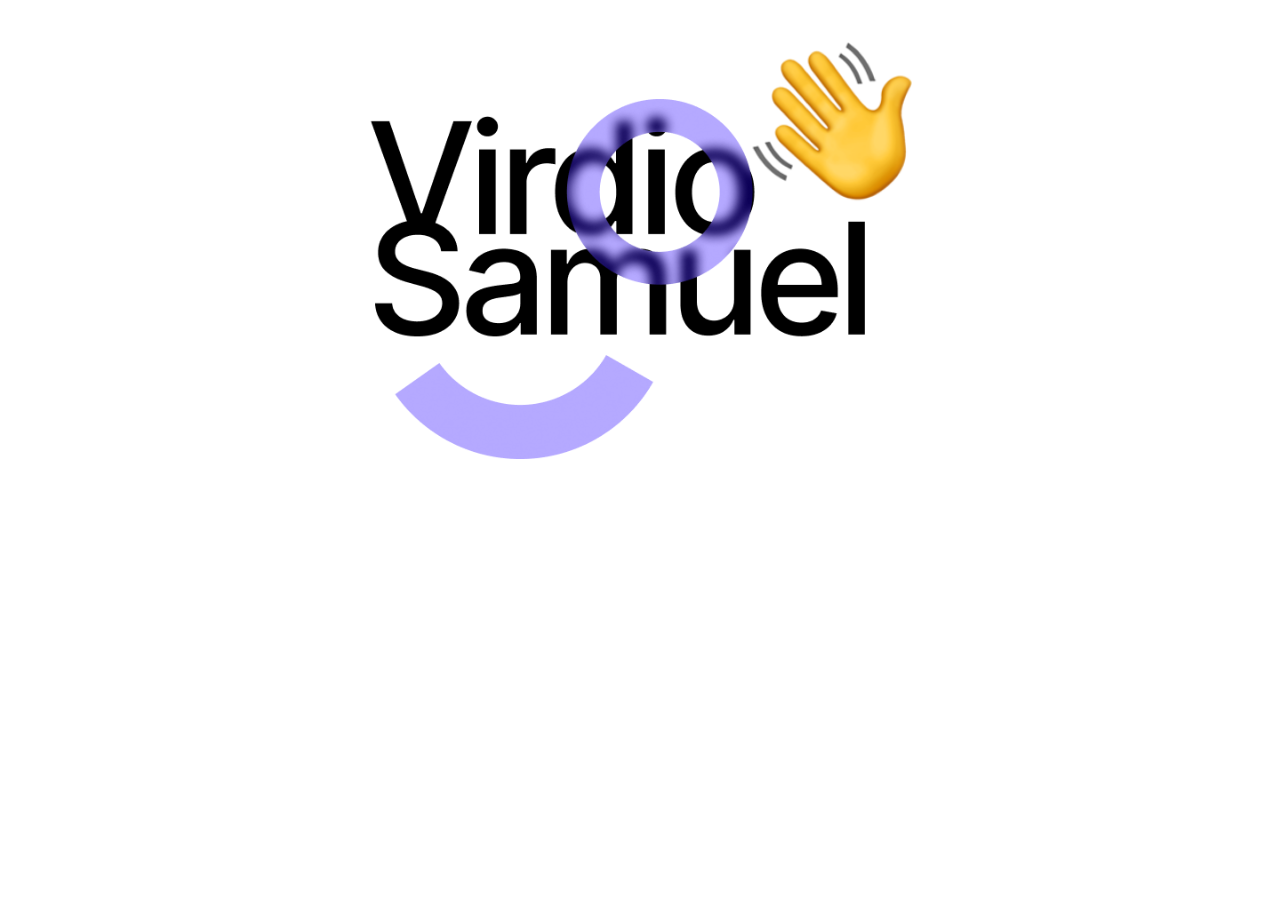
<file: index.html>
<!DOCTYPE html>
<html>
<head>
	<meta charset="utf-8">
	<meta name="viewport" content="width=device-width, initial-scale=1">
	<meta name="theme-color" content="#1e3a8a">
	<link rel="manifest" href="./manifest.webmanifest">
	<link rel="icon" type="image/svg+xml" href="./icon.svg">
	<link rel="apple-touch-icon" href="./bg.png">
	<meta name="apple-mobile-web-app-capable" content="yes">
	<meta name="apple-mobile-web-app-status-bar-style" content="black-translucent">
	<meta name="apple-mobile-web-app-title" content="/diosamuel">
	<title>/diosamuel</title>
	<style type="text/css">
		body{
			background: url('./bg.png');
  			/* Full height */
  			height: 100%;
  			/* Center and scale the image nicely */
  			background-position: center;
  			background-repeat: no-repeat;
  			background-size: cover;
		}
		#a2hs {
			position: fixed;
			bottom: 16px;
			right: 16px;
			z-index: 9999;
			padding: 10px 16px;
			border: none;
			border-radius: 999px;
			background: #1e3a8a;
			color: #fff;
			font: 600 14px/1 ui-monospace, Menlo, Consolas, monospace;
			cursor: pointer;
			box-shadow: 0 4px 14px rgba(0,0,0,.35);
		}
		#a2hs:hover { background: #0ea5e9; }
	</style>
</head>
<body>
	<button id="a2hs" hidden>+ Add to Home Screen</button>
</body>
</html>
</file>
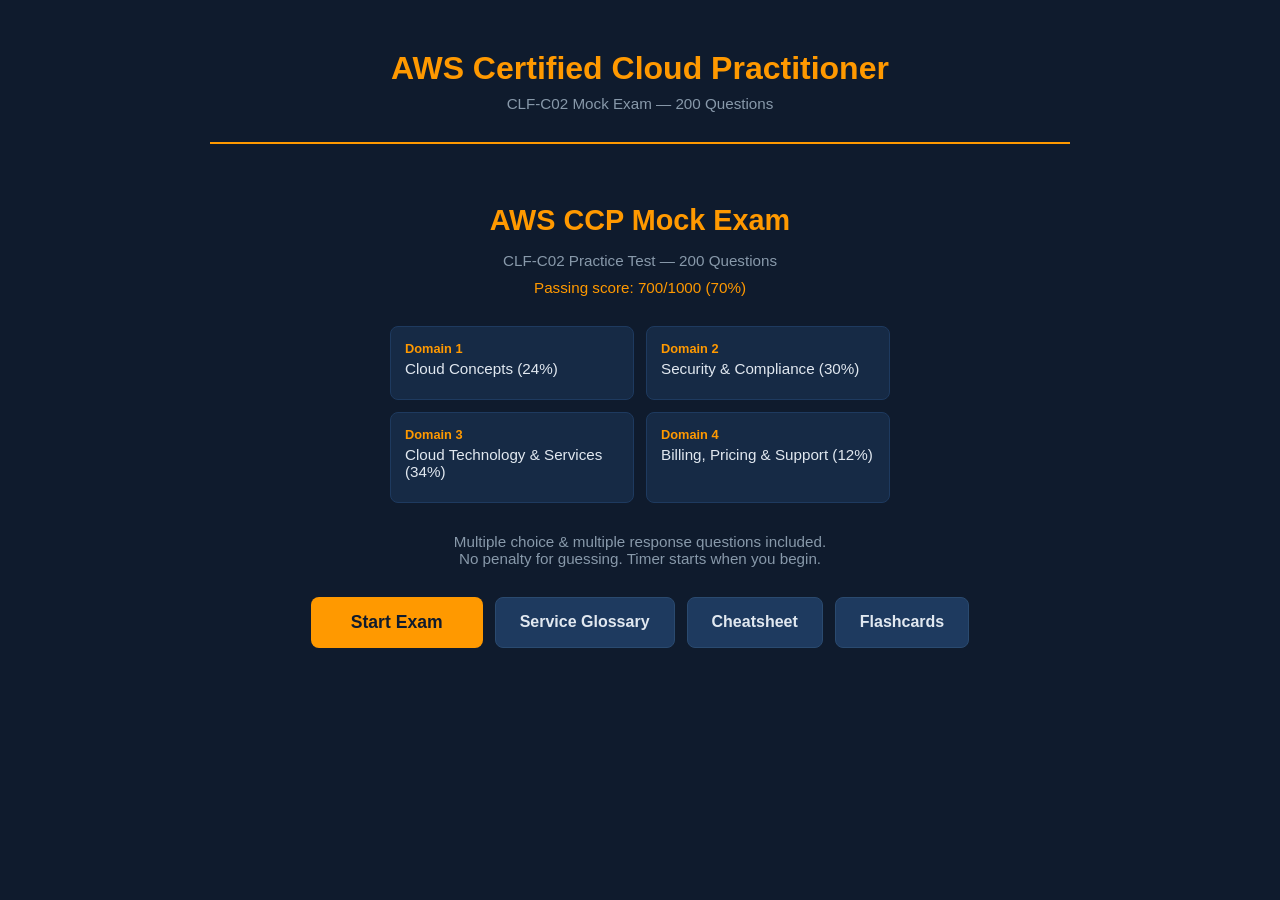
<file: aws-ccp-mockup/index.html>
<!DOCTYPE html>
<html lang="en">
<head>
<meta charset="UTF-8">
<meta name="viewport" content="width=device-width, initial-scale=1.0">
<title>AWS CCP Mock Exam - CLF-C02</title>
<style>
*{margin:0;padding:0;box-sizing:border-box}
body{font-family:-apple-system,BlinkMacSystemFont,'Segoe UI',Roboto,sans-serif;background:#0f1b2d;color:#e1e8f0;min-height:100vh}
.container{max-width:900px;margin:0 auto;padding:20px}
header{text-align:center;padding:30px 0;border-bottom:2px solid #ff9900}
header h1{color:#ff9900;font-size:2em;margin-bottom:8px}
header p{color:#8899aa;font-size:0.95em}
.stats-bar{display:flex;justify-content:space-between;align-items:center;padding:15px 0;margin:20px 0;border-bottom:1px solid #1e3a5f;flex-wrap:wrap;gap:10px}
.stats-bar .stat{font-size:0.9em;color:#8899aa}
.stats-bar .stat span{color:#ff9900;font-weight:700}
.progress-bar{width:100%;height:6px;background:#1e3a5f;border-radius:3px;margin:15px 0;overflow:hidden}
.progress-bar .fill{height:100%;background:linear-gradient(90deg,#ff9900,#ffb84d);border-radius:3px;transition:width 0.4s ease}
.domain-badge{display:inline-block;padding:3px 10px;border-radius:12px;font-size:0.75em;font-weight:600;margin-bottom:12px}
.domain-1{background:#1a3a2a;color:#4caf50}
.domain-2{background:#3a1a1a;color:#f44336}
.domain-3{background:#1a2a3a;color:#2196f3}
.domain-4{background:#3a2a1a;color:#ff9800}
.question-card{background:#162a45;border:1px solid #1e3a5f;border-radius:12px;padding:28px;margin:20px 0;transition:border-color 0.3s}
.question-card.answered-correct{border-color:#4caf50}
.question-card.answered-wrong{border-color:#f44336}
.question-number{color:#ff9900;font-weight:700;font-size:0.85em;margin-bottom:8px}
.question-text{font-size:1.05em;line-height:1.6;margin-bottom:8px;color:#e1e8f0}
.question-type{font-size:0.78em;color:#ff9900;font-weight:600;margin-bottom:15px}
.options{list-style:none;display:flex;flex-direction:column;gap:10px}
.option{display:flex;align-items:flex-start;padding:12px 16px;background:#1a3050;border:2px solid #1e3a5f;border-radius:8px;cursor:pointer;transition:all 0.2s;gap:10px}
.option:hover{border-color:#ff9900;background:#1e3a5f}
.option.selected{border-color:#ff9900;background:#2a3a50}
.option.correct{border-color:#4caf50;background:#1a3a2a}
.option.wrong{border-color:#f44336;background:#3a1a1a}
.option.disabled{pointer-events:none;opacity:0.7}
.option.correct.disabled,.option.wrong.disabled,.option.selected.disabled{opacity:1}
.option-letter{min-width:28px;height:28px;display:flex;align-items:center;justify-content:center;border-radius:50%;background:#1e3a5f;color:#8899aa;font-weight:700;font-size:0.85em;flex-shrink:0}
.option.selected .option-letter{background:#ff9900;color:#0f1b2d}
.option.correct .option-letter{background:#4caf50;color:#fff}
.option.wrong .option-letter{background:#f44336;color:#fff}
.option-text{font-size:0.95em;line-height:1.5;padding-top:3px}
.explanation{margin-top:16px;padding:16px 18px;background:#1a2a3a;border-left:3px solid #ff9900;border-radius:0 8px 8px 0;font-size:0.92em;line-height:1.7;color:#bccdd8;display:none}
.explanation.visible{display:block}
.explanation .label{display:inline-block;padding:2px 8px;border-radius:4px;font-size:0.8em;font-weight:700;margin-right:8px}
.explanation .label.correct-label{background:#1a3a2a;color:#4caf50}
.explanation .label.wrong-label{background:#3a1a1a;color:#f44336}
.btn{padding:12px 28px;border:none;border-radius:8px;font-size:1em;font-weight:600;cursor:pointer;transition:all 0.2s}
.btn-primary{background:#ff9900;color:#0f1b2d}
.btn-primary:hover{background:#ffb84d}
.btn-secondary{background:#1e3a5f;color:#e1e8f0;border:1px solid #2a4a6f}
.btn-secondary:hover{background:#2a4a6f}
.btn:disabled{opacity:0.5;cursor:not-allowed}
.nav-buttons{display:flex;justify-content:space-between;align-items:center;margin:25px 0;flex-wrap:wrap;gap:10px}
.results-screen{text-align:center;padding:40px 20px}
.results-screen h2{color:#ff9900;font-size:2em;margin-bottom:20px}
.score-circle{width:180px;height:180px;border-radius:50%;display:flex;flex-direction:column;align-items:center;justify-content:center;margin:30px auto;border:8px solid;font-size:3em;font-weight:700}
.score-circle.pass{border-color:#4caf50;color:#4caf50}
.score-circle.fail{border-color:#f44336;color:#f44336}
.score-circle small{font-size:0.3em;color:#8899aa;font-weight:400}
.domain-results{display:grid;grid-template-columns:1fr 1fr;gap:15px;margin:30px 0;text-align:left}
.domain-result-card{background:#162a45;padding:18px;border-radius:10px;border:1px solid #1e3a5f}
.domain-result-card h4{font-size:0.85em;color:#8899aa;margin-bottom:8px}
.domain-result-card .score{font-size:1.5em;font-weight:700;color:#ff9900}
.domain-result-card .bar{height:4px;background:#1e3a5f;border-radius:2px;margin-top:8px;overflow:hidden}
.domain-result-card .bar .fill{height:100%;border-radius:2px}
.start-screen{text-align:center;padding:60px 20px}
.start-screen h2{color:#ff9900;font-size:1.8em;margin-bottom:15px}
.start-screen p{color:#8899aa;margin-bottom:8px;font-size:0.95em}
.start-screen .info-grid{display:grid;grid-template-columns:1fr 1fr;gap:12px;margin:30px auto;max-width:500px;text-align:left}
.start-screen .info-item{background:#162a45;padding:14px;border-radius:8px;border:1px solid #1e3a5f}
.start-screen .info-item h4{color:#ff9900;font-size:0.8em;margin-bottom:4px}
.start-screen .info-item p{color:#e1e8f0;font-size:0.95em}
.timer{font-size:1.1em;color:#ff9900;font-weight:600}
.question-nav{display:flex;flex-wrap:wrap;gap:4px;margin:15px 0}
.question-nav button{width:32px;height:32px;border:1px solid #1e3a5f;background:#162a45;color:#8899aa;border-radius:4px;cursor:pointer;font-size:0.75em;font-weight:600;transition:all 0.2s}
.question-nav button:hover{border-color:#ff9900}
.question-nav button.current{background:#ff9900;color:#0f1b2d;border-color:#ff9900}
.question-nav button.answered{background:#1e3a5f;color:#e1e8f0;border-color:#2a4a6f}
.question-nav button.correct-nav{background:#1a3a2a;color:#4caf50;border-color:#4caf50}
.question-nav button.wrong-nav{background:#3a1a1a;color:#f44336;border-color:#f44336}
.hidden{display:none}
*{-webkit-tap-highlight-color:transparent}
/* Tablet and small desktop */
@media(max-width:768px){
  .container{padding:16px}
  .question-card{padding:22px}
  .question-nav{max-height:120px;overflow-y:auto;padding:4px;border:1px solid #1e3a5f;border-radius:8px}
}
/* Mobile phones */
@media(max-width:600px){
  .container{padding:10px}
  header{padding:20px 0}
  header h1{font-size:1.4em}
  header p{font-size:0.85em}
  .question-card{padding:16px;margin:12px 0}
  .domain-results{grid-template-columns:1fr}
  .start-screen{padding:40px 15px}
  .start-screen .info-grid{grid-template-columns:1fr;gap:8px}
  .stats-bar{padding:10px 0;gap:6px}
  .stats-bar .stat{font-size:0.82em}
  .timer{font-size:0.95em}
  .question-text{font-size:1em;line-height:1.55}
  .question-number{font-size:0.8em}
  .question-type{font-size:0.74em}
  .option{padding:14px 12px;gap:10px;min-height:48px}
  .option-text{font-size:0.92em;line-height:1.45}
  .option-letter{min-width:30px;height:30px;font-size:0.8em}
  .explanation{padding:12px 14px;font-size:0.85em;line-height:1.6}
  .btn{padding:11px 22px;font-size:0.95em}
  .btn:disabled{opacity:0.4}
  .nav-buttons{margin:18px 0;gap:8px}
  .nav-buttons .btn{flex:1;min-width:auto;padding:11px 16px}
  .nav-buttons > div{flex:1;justify-content:center}
  /* Question nav: scrollable, bigger touch targets */
  .question-nav{max-height:100px;overflow-y:auto;gap:5px;padding:6px;border:1px solid #1e3a5f;border-radius:8px;scrollbar-width:thin}
  .question-nav button{width:36px;height:36px;font-size:0.7em}
  /* Results */
  .results-screen{padding:30px 15px}
  .results-screen h2{font-size:1.5em}
  .score-circle{width:140px;height:140px;font-size:2.4em;border-width:6px}
  .domain-result-card{padding:14px}
  .domain-result-card h4{font-size:0.8em}
  .domain-result-card .score{font-size:1.3em}
  .start-screen .btn-primary{width:100%;padding:14px}
}
/* Very small phones */
@media(max-width:360px){
  .container{padding:8px}
  header h1{font-size:1.25em}
  .question-card{padding:14px}
  .option{padding:12px 10px}
  .option-text{font-size:0.88em}
  .question-nav button{width:32px;height:32px}
  .stat{font-size:0.78em!important}
  .timer{font-size:0.9em}
  .btn{padding:10px 14px;font-size:0.9em}
}
</style>
</head>
<body>
<div class="container">
<header>
<h1>AWS Certified Cloud Practitioner</h1>
<p>CLF-C02 Mock Exam &mdash; 200 Questions</p>
</header>
<div id="app"></div>
</div>
<script src="questions.js"></script>
<script>
let state={started:false,current:0,answers:{},submitted:false,timer:null,seconds:0,showReview:false};
const app=document.getElementById('app');
const domainNames={1:"Cloud Concepts",2:"Security & Compliance",3:"Cloud Technology & Services",4:"Billing, Pricing & Support"};
const domainClasses={1:"domain-1",2:"domain-2",3:"domain-3",4:"domain-4"};
const letters=['A','B','C','D','E','F'];

function renderStart(){
app.innerHTML=`
<div class="start-screen">
<h2>AWS CCP Mock Exam</h2>
<p>CLF-C02 Practice Test &mdash; 200 Questions</p>
<p style="color:#ff9900;margin-top:10px">Passing score: 700/1000 (70%)</p>
<div class="info-grid">
<div class="info-item"><h4>Domain 1</h4><p>Cloud Concepts (24%)</p></div>
<div class="info-item"><h4>Domain 2</h4><p>Security & Compliance (30%)</p></div>
<div class="info-item"><h4>Domain 3</h4><p>Cloud Technology & Services (34%)</p></div>
<div class="info-item"><h4>Domain 4</h4><p>Billing, Pricing & Support (12%)</p></div>
</div>
<p style="margin-top:20px;color:#8899aa">Multiple choice &amp; multiple response questions included.<br>No penalty for guessing. Timer starts when you begin.</p>
<div style="display:flex;gap:12px;justify-content:center;margin-top:30px;flex-wrap:wrap">
<button class="btn btn-primary" onclick="startExam()" style="font-size:1.1em;padding:15px 40px">Start Exam</button>
<a href="glossary.html" class="btn btn-secondary" style="text-decoration:none;font-size:1em;padding:15px 24px;display:inline-block">Service Glossary</a>
<a href="cheatsheet.html" class="btn btn-secondary" style="text-decoration:none;font-size:1em;padding:15px 24px;display:inline-block">Cheatsheet</a>
<a href="flashcards.html" class="btn btn-secondary" style="text-decoration:none;font-size:1em;padding:15px 24px;display:inline-block">Flashcards</a>
</div>
</div>`;
}

function startExam(){
state.started=true;state.seconds=0;
state.timer=setInterval(()=>{state.seconds++;updateTimer()},1000);
renderQuestion();
}

function updateTimer(){
const el=document.getElementById('timer');
if(el){const m=Math.floor(state.seconds/60);const s=state.seconds%60;el.textContent=`${String(m).padStart(2,'0')}:${String(s).padStart(2,'0')}`}
}

function isMulti(q){return q.type==='multiple'}

function renderQuestion(){
const q=QUESTIONS[state.current];
const answered=state.answers[state.current]!==undefined;
const multi=isMulti(q);
const userAns=state.answers[state.current]||[];
let optionsHtml=q.options.map((opt,i)=>{
let cls='option';
if(answered&&state.submitted){
cls+=' disabled';
if(q.answer.includes(i))cls+=' correct';
else if(userAns.includes(i))cls+=' wrong';
}else if(userAns.includes(i)){cls+=' selected'}
return`<li class="${cls}" onclick="selectOption(${i})"><span class="option-letter">${letters[i]}</span><span class="option-text">${opt}</span></li>`;
}).join('');
let explHtml='';
if(answered&&state.submitted){
const isCorrect=arraysEqual(userAns.slice().sort(),q.answer.slice().sort());
explHtml=`<div class="explanation visible"><span class="label ${isCorrect?'correct-label':'wrong-label'}">${isCorrect?'CORRECT':'INCORRECT'}</span>${q.explanation}</div>`;
}
const answeredCount=Object.keys(state.answers).length;
const pct=(answeredCount/QUESTIONS.length*100).toFixed(0);
let navDots=QUESTIONS.map((_,i)=>{
let cls='';
if(i===state.current)cls='current';
else if(state.submitted&&state.answers[i]!==undefined){
const c=arraysEqual((state.answers[i]||[]).slice().sort(),QUESTIONS[i].answer.slice().sort());
cls=c?'correct-nav':'wrong-nav';
}else if(state.answers[i]!==undefined)cls='answered';
return`<button class="${cls}" onclick="goTo(${i})">${i+1}</button>`;
}).join('');
app.innerHTML=`
<div class="stats-bar">
<div class="stat">Question <span>${state.current+1}</span> of <span>${QUESTIONS.length}</span></div>
<div class="stat">Answered: <span>${answeredCount}</span></div>
<div class="timer" id="timer">00:00</div>
</div>
<div class="progress-bar"><div class="fill" style="width:${pct}%"></div></div>
<div class="question-nav">${navDots}</div>
<div class="question-card ${answered&&state.submitted?(arraysEqual(userAns.slice().sort(),q.answer.slice().sort())?'answered-correct':'answered-wrong'):''}">
<span class="domain-badge ${domainClasses[q.domain]}">${domainNames[q.domain]}</span>
<div class="question-number">Question ${state.current+1}</div>
<div class="question-text">${q.question}</div>
<div class="question-type">${multi?'&#9656; Select ALL that apply':'&#9656; Single best answer'}</div>
<ul class="options">${optionsHtml}</ul>
${explHtml}
</div>
<div class="nav-buttons">
<button class="btn btn-secondary" onclick="prevQ()" ${state.current===0?'disabled':''}>Previous</button>
<div style="display:flex;gap:10px;flex-wrap:wrap">
${!state.submitted&&answered?`<button class="btn btn-primary" onclick="submitExam()">Submit Exam</button>`:''}
${state.submitted?`<button class="btn btn-secondary" onclick="toggleReview()">${state.showReview?'Hide':'Show'} Review</button>`:''}
</div>
<button class="btn btn-secondary" onclick="nextQ()" ${state.current===QUESTIONS.length-1?'disabled':''}>Next</button>
</div>`;
updateTimer();
}

function selectOption(i){
if(state.submitted)return;
const q=QUESTIONS[state.current];
const multi=isMulti(q);
let current=state.answers[state.current]||[];
if(multi){
if(current.includes(i))current=current.filter(x=>x!==i);
else current.push(i);
}else{
current=[i];
}
state.answers[state.current]=current;
renderQuestion();
}

function nextQ(){if(state.current<QUESTIONS.length-1){state.current++;renderQuestion()}}
function prevQ(){if(state.current>0){state.current--;renderQuestion()}}
function goTo(i){state.current=i;renderQuestion()}

function submitExam(){
if(!confirm('Submit your exam? You cannot change answers after submission.'))return;
state.submitted=true;
clearInterval(state.timer);
renderResults();
}

function arraysEqual(a,b){if(a.length!==b.length)return false;for(let i=0;i<a.length;i++)if(a[i]!==b[i])return false;return true}

function renderResults(){
let correct=0;const domainStats={1:{c:0,t:0},2:{c:0,t:0},3:{c:0,t:0},4:{c:0,t:0}};
QUESTIONS.forEach((q,i)=>{
domainStats[q.domain].t++;
const userAns=(state.answers[i]||[]).slice().sort();
const correctAns=q.answer.slice().sort();
if(arraysEqual(userAns,correctAns)){correct++;domainStats[q.domain].c++}
});
const score=Math.round(correct/QUESTIONS.length*1000);
const passed=score>=700;
const m=Math.floor(state.seconds/60);const s=state.seconds%60;
let domainCards=Object.keys(domainStats).map(d=>{
const st=domainStats[d];const pct=st.t>0?Math.round(st.c/st.t*100):0;
const color=pct>=70?'#4caf50':'#f44336';
return`<div class="domain-result-card"><h4>${domainNames[d]}</h4><div class="score">${st.c}/${st.t} (${pct}%)</div><div class="bar"><div class="fill" style="width:${pct}%;background:${color}"></div></div></div>`;
}).join('');
app.innerHTML=`
<div class="results-screen">
<h2>${passed?'Congratulations!':'Keep Studying!'}</h2>
<div class="score-circle ${passed?'pass':'fail'}">${score}<small>out of 1000</small></div>
<p style="font-size:1.2em;margin:10px 0">${correct} of ${QUESTIONS.length} correct (${Math.round(correct/QUESTIONS.length*100)}%)</p>
<p style="color:#8899aa">Time: ${m}m ${s}s &bull; ${passed?'You passed!':'Passing score is 700'}</p>
<div class="domain-results">${domainCards}</div>
<div style="display:flex;gap:15px;justify-content:center;margin-top:20px;flex-wrap:wrap">
<button class="btn btn-primary" onclick="reviewExam()">Review Answers</button>
<button class="btn btn-secondary" onclick="retakeExam()">Retake Exam</button>
</div>
</div>`;
}

function reviewExam(){
state.showReview=true;state.current=0;renderQuestion();
}

function toggleReview(){
state.showReview=!state.showReview;
if(state.showReview)renderQuestion();
else renderResults();
}

function retakeExam(){
state={started:false,current:0,answers:{},submitted:false,timer:null,seconds:0,showReview:false};
renderStart();
}

renderStart();
</script>
</body>
</html>
</file>
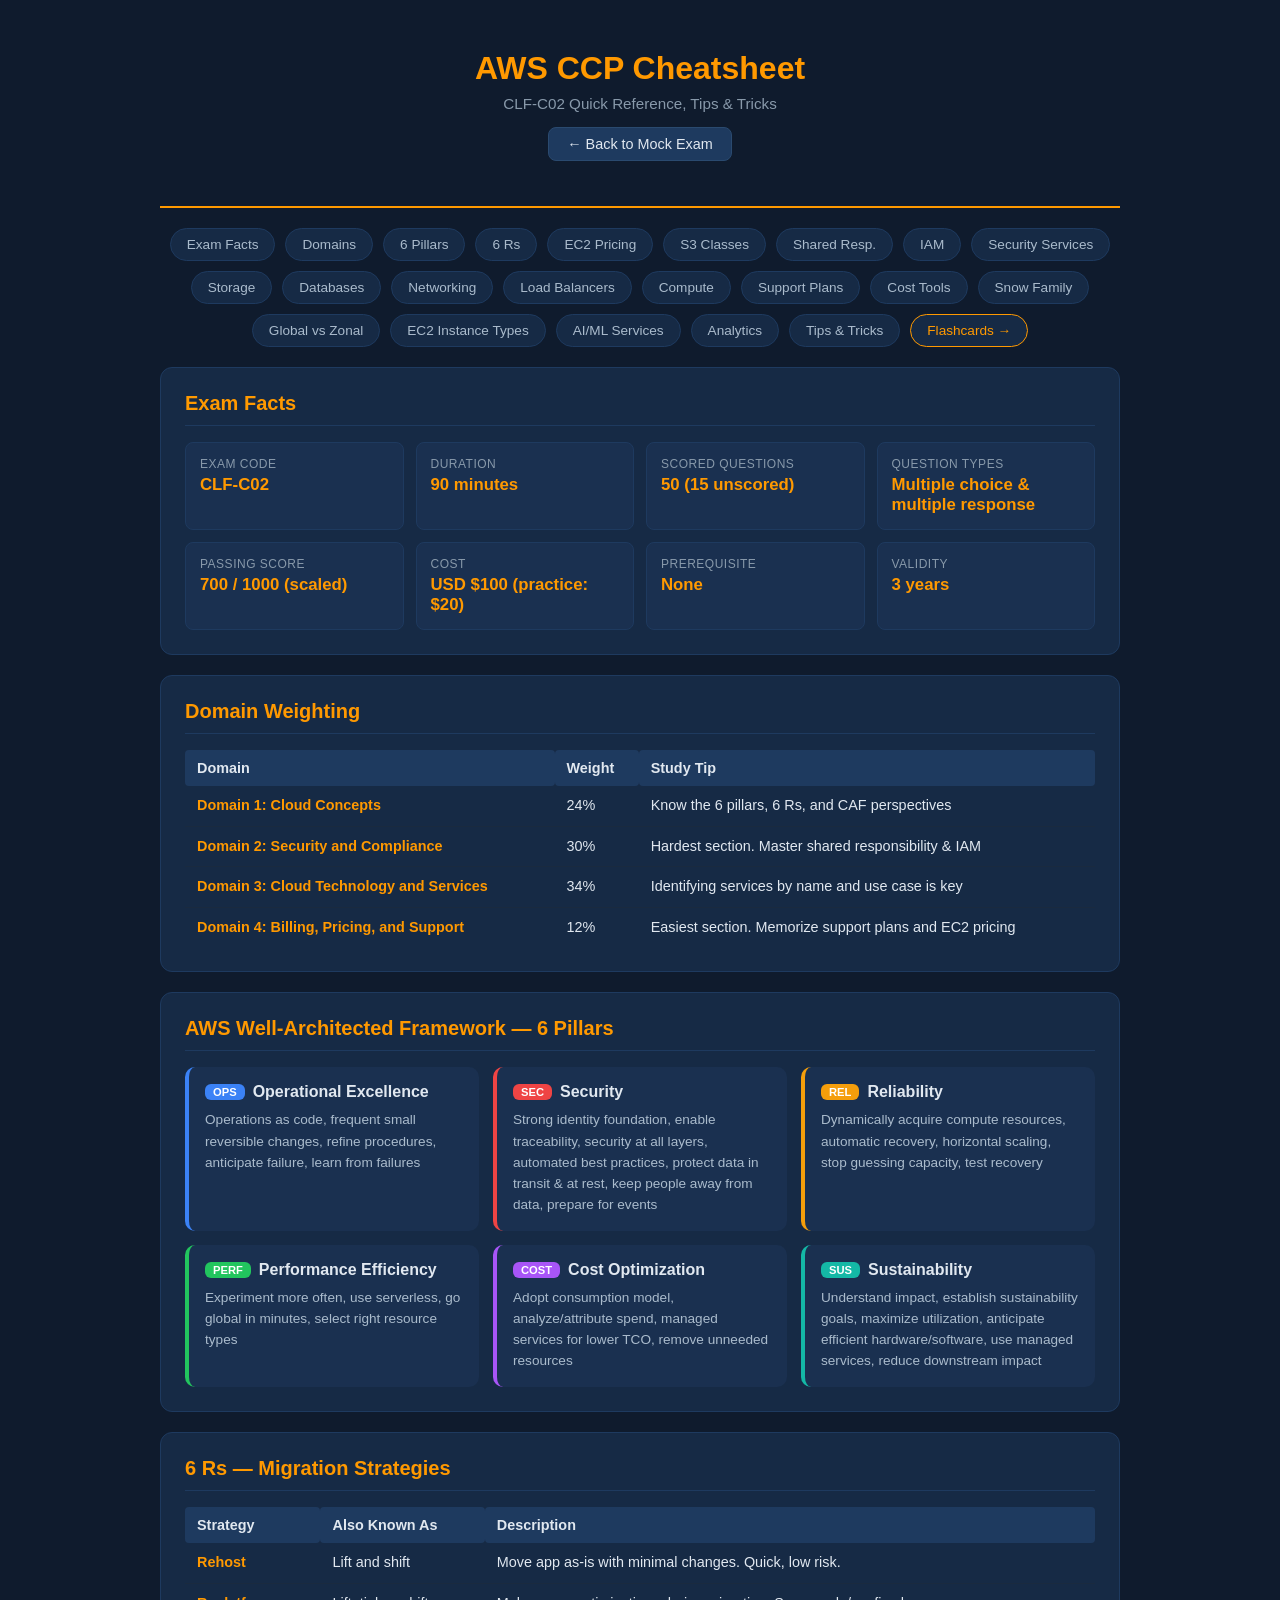
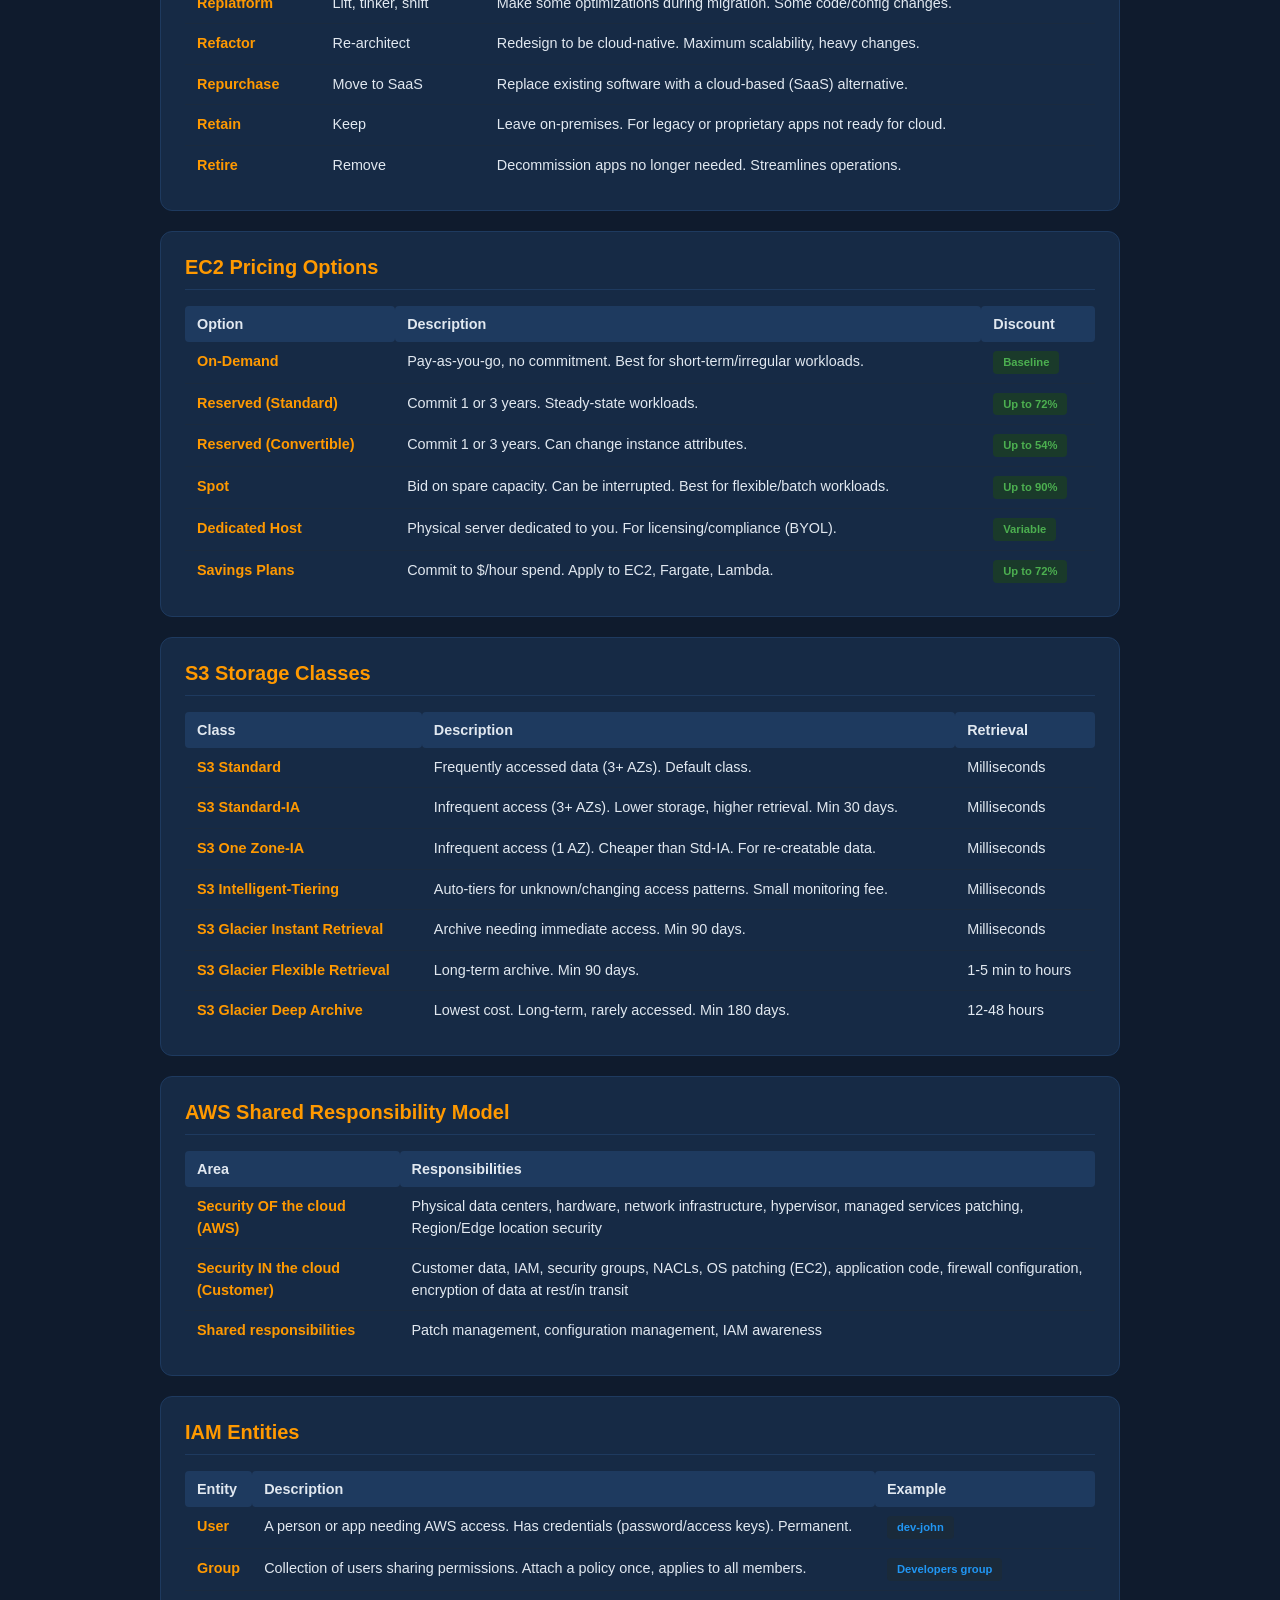
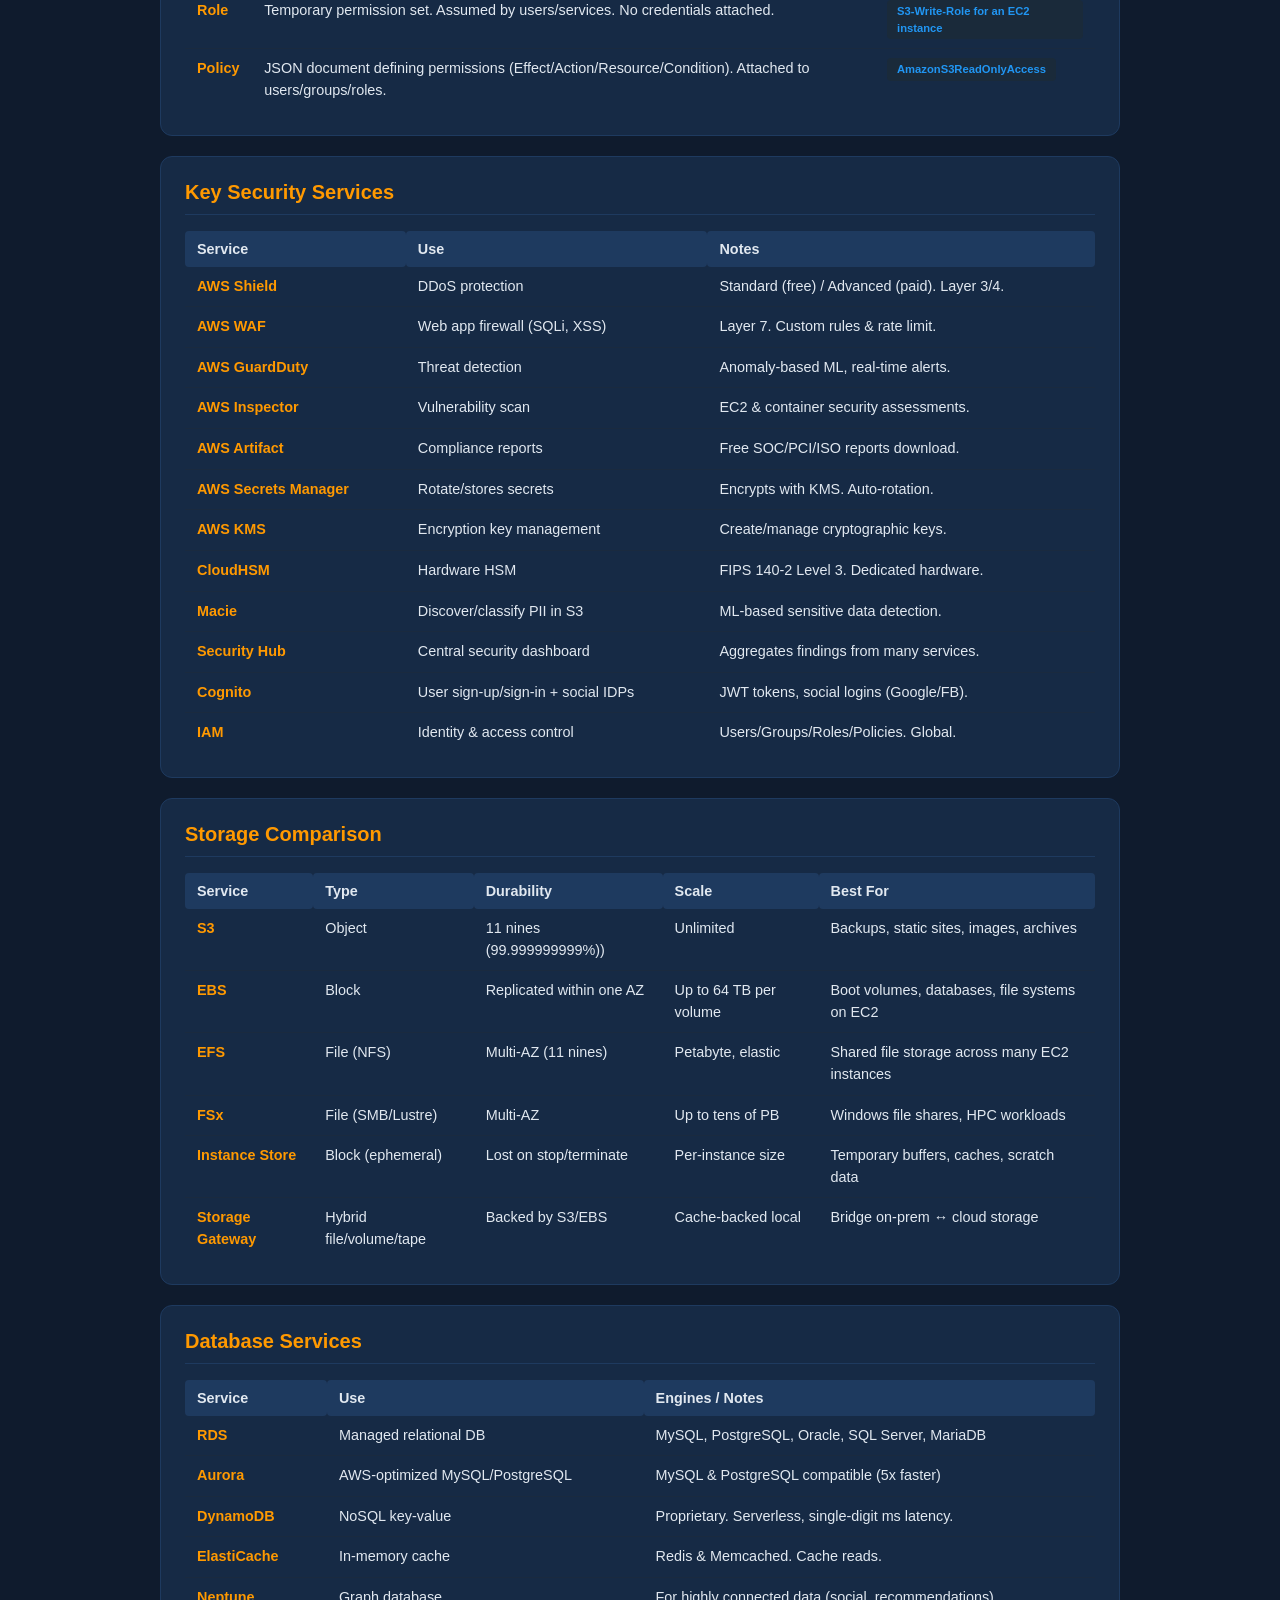
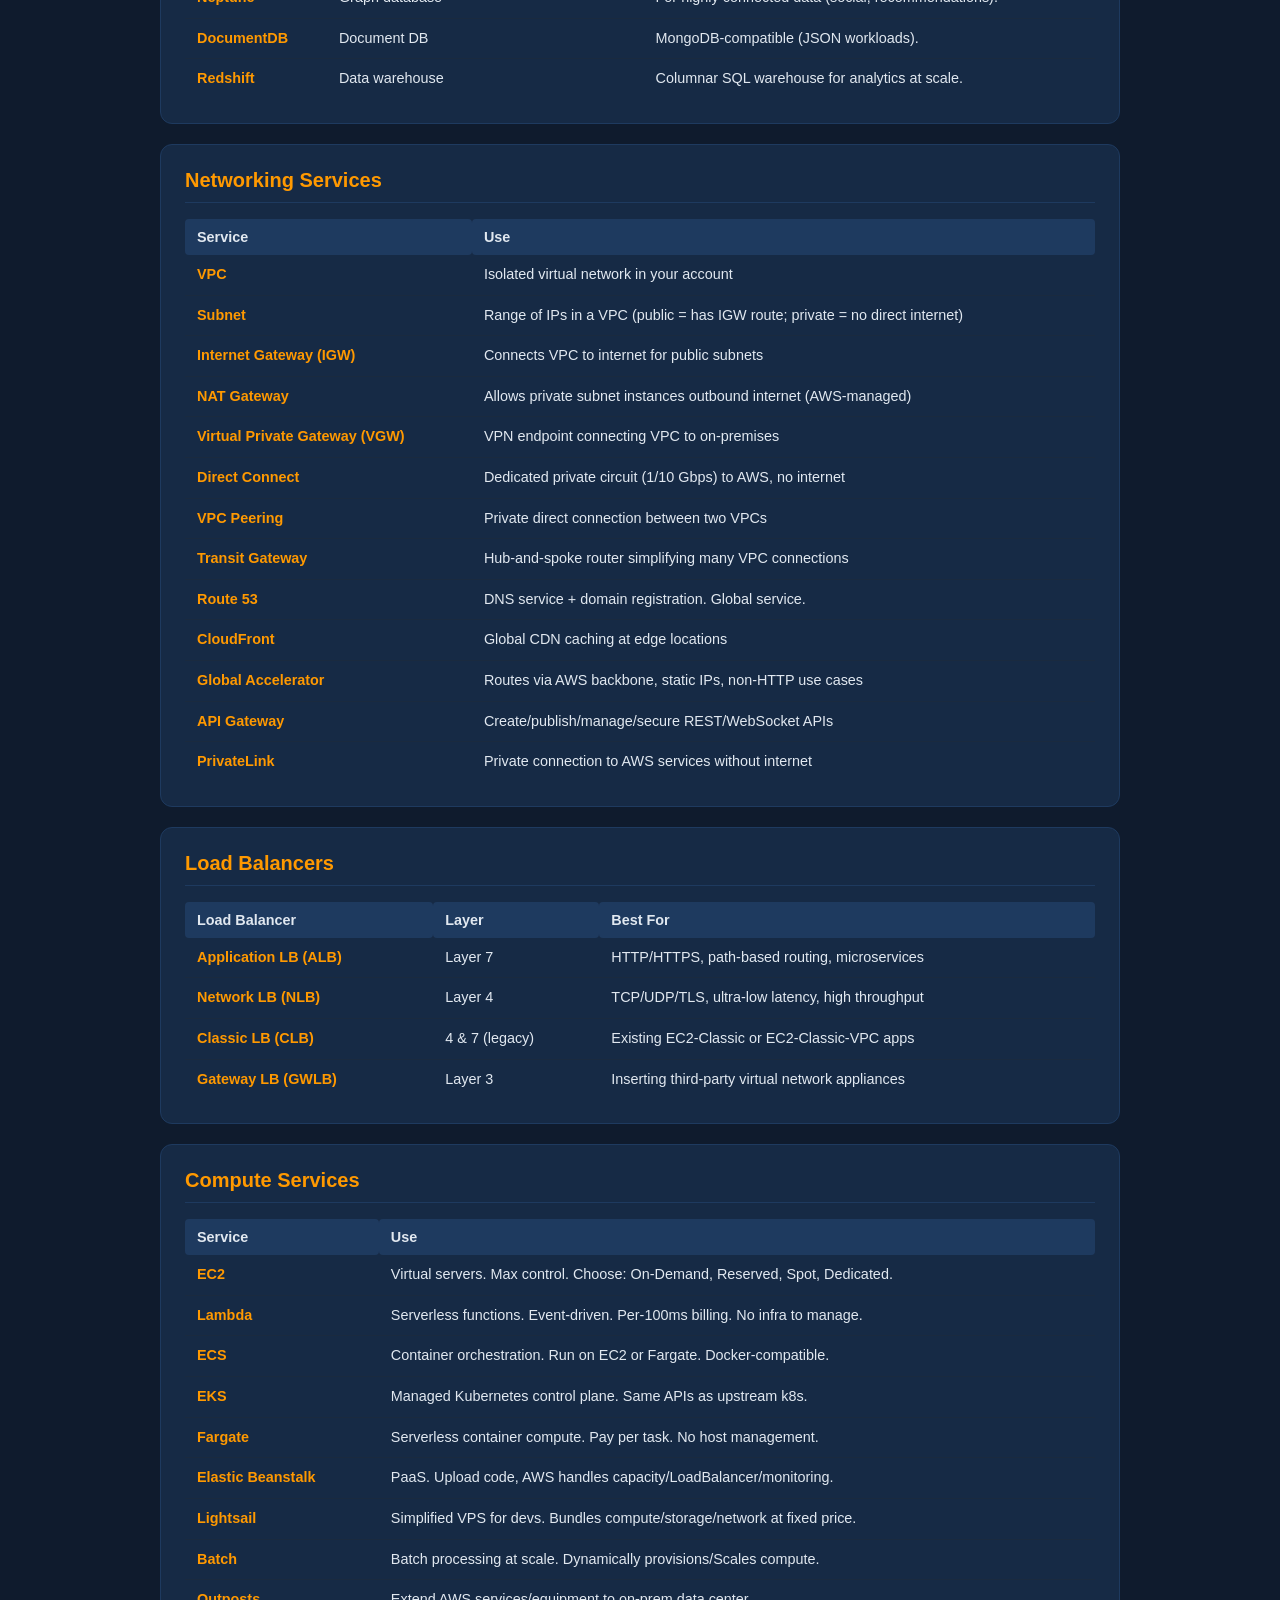
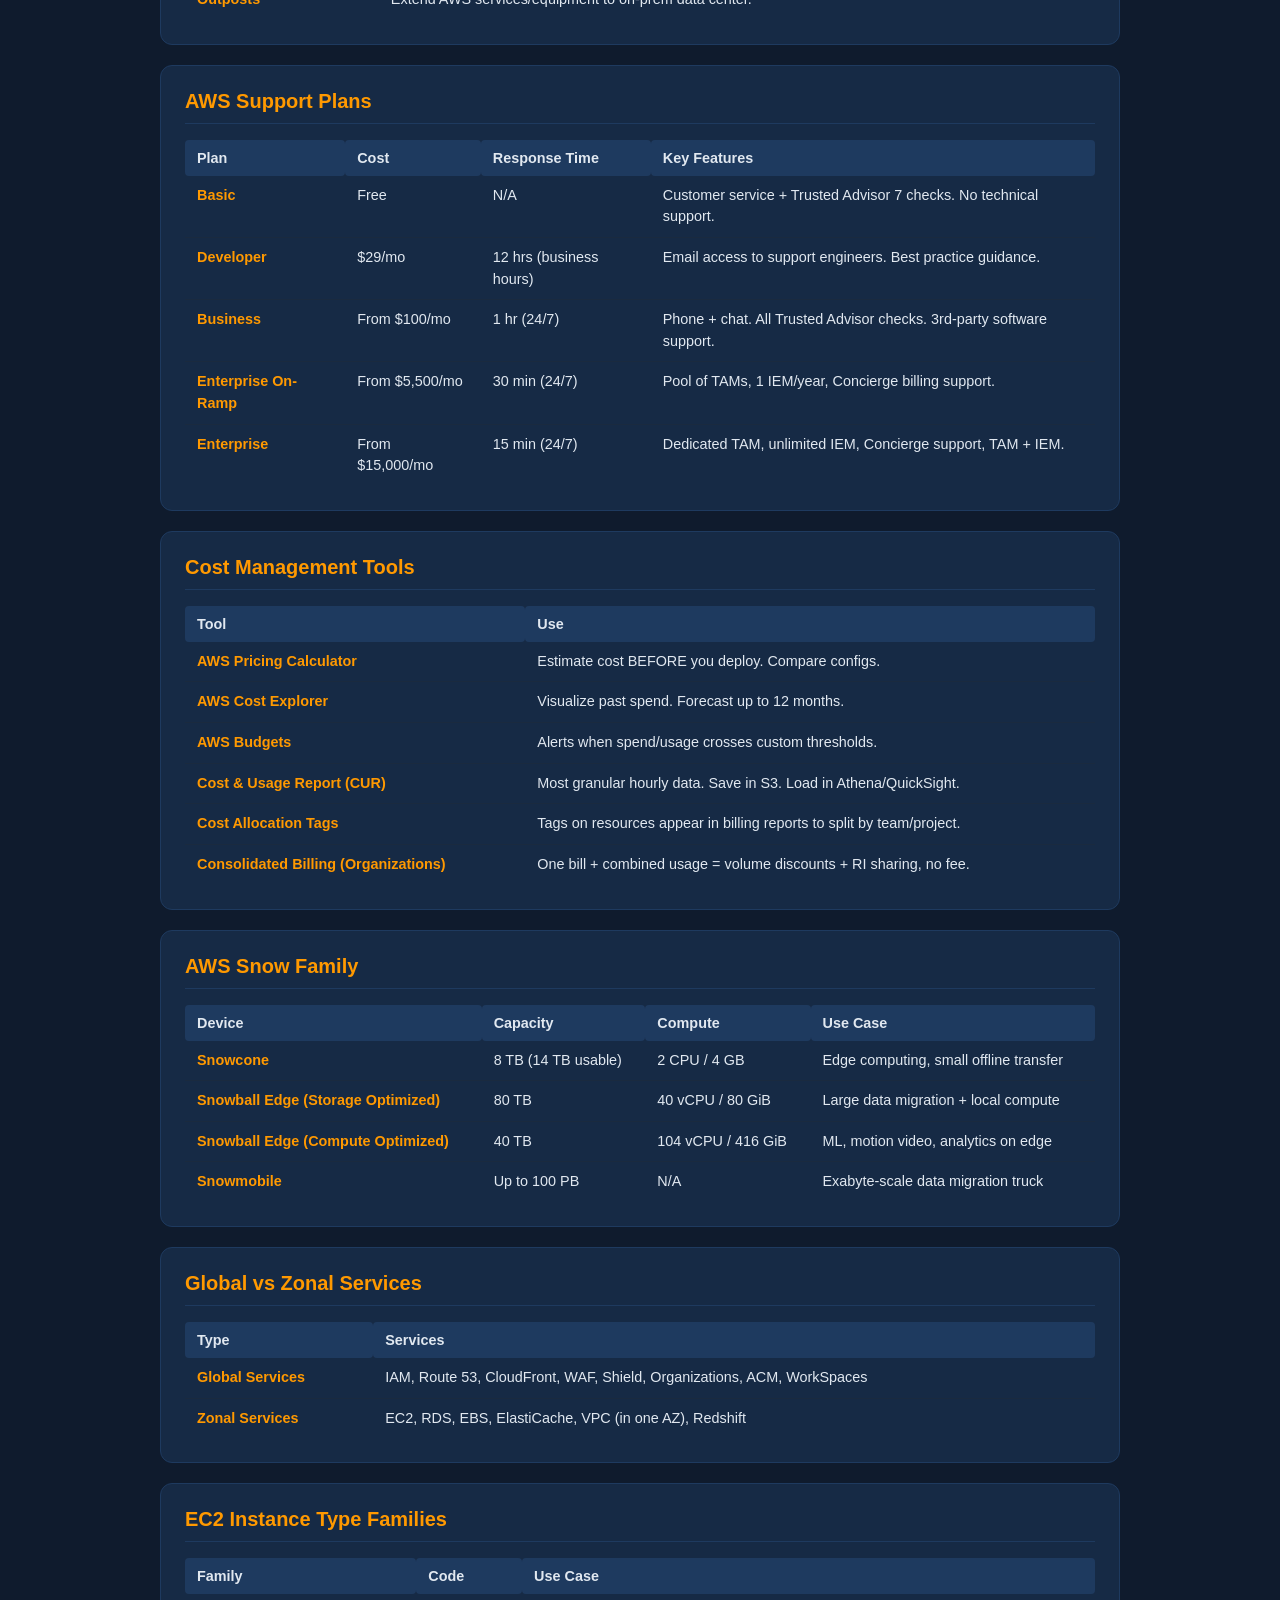
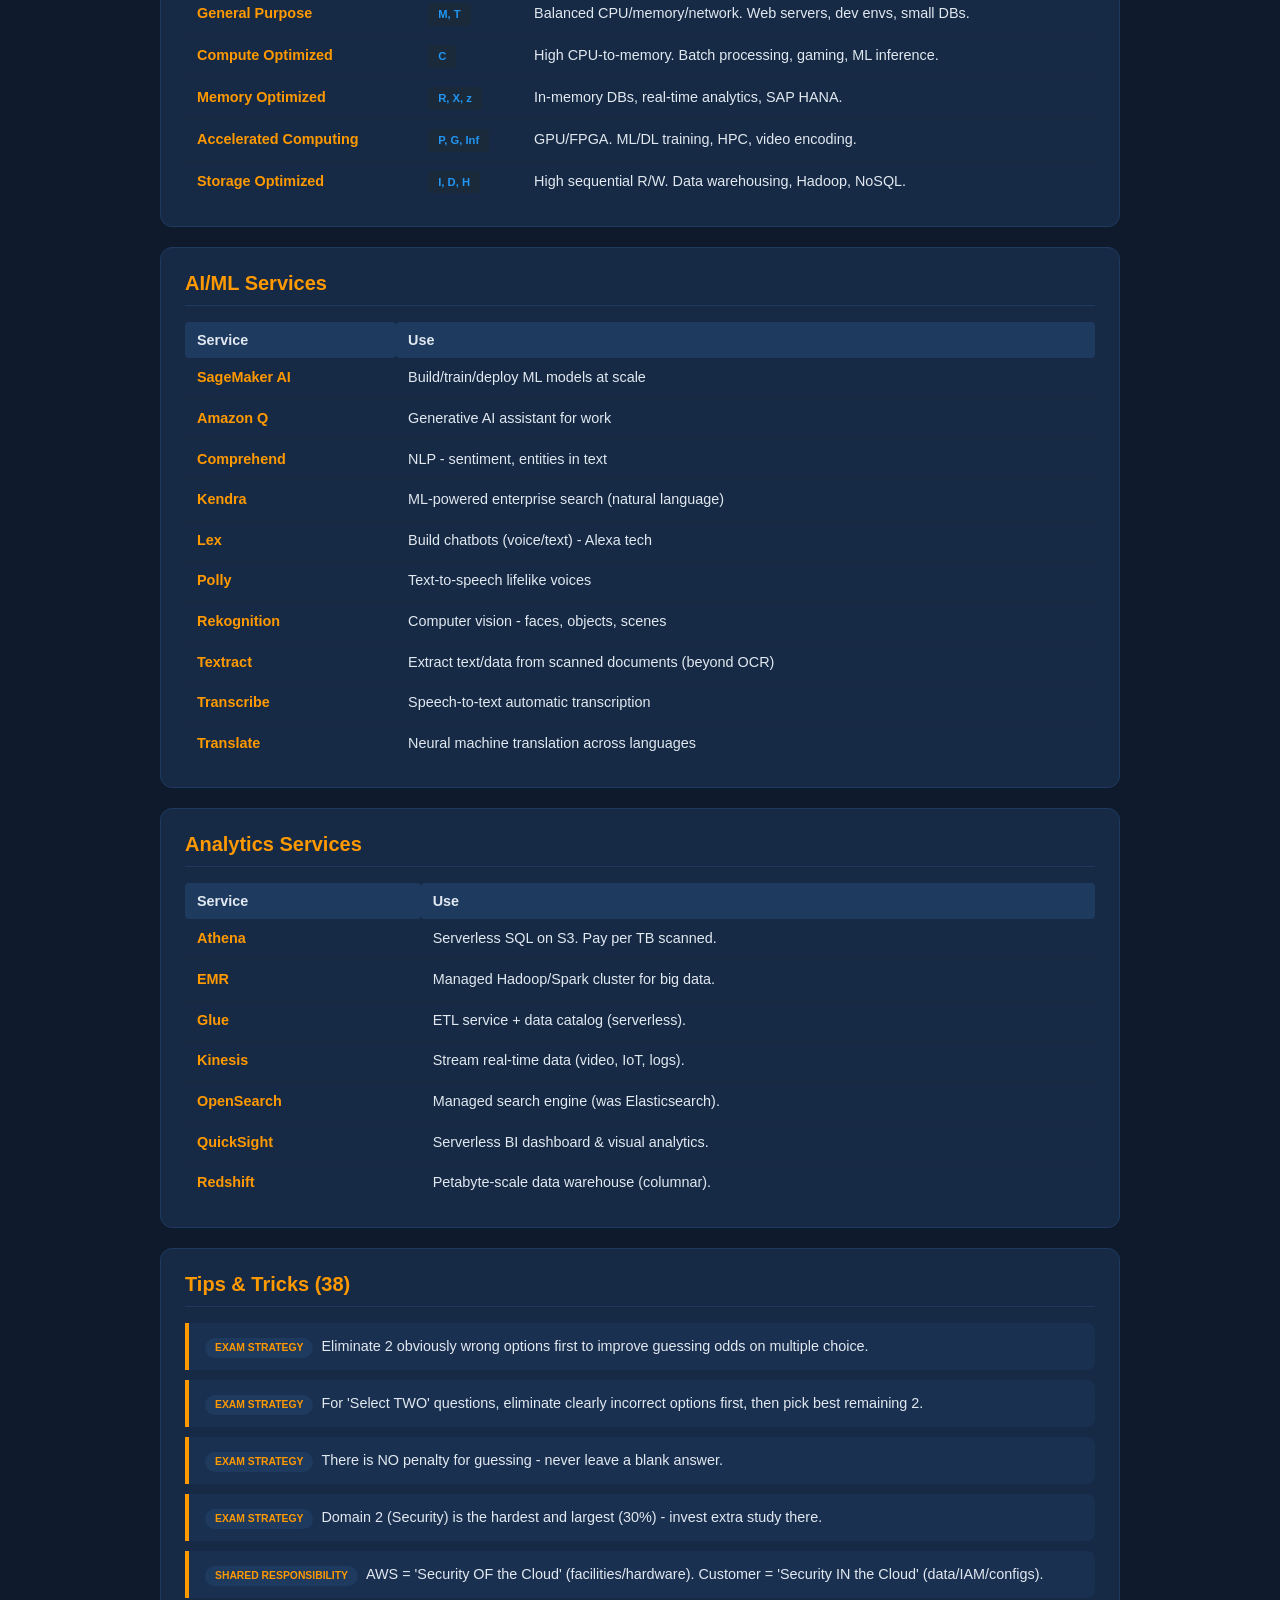
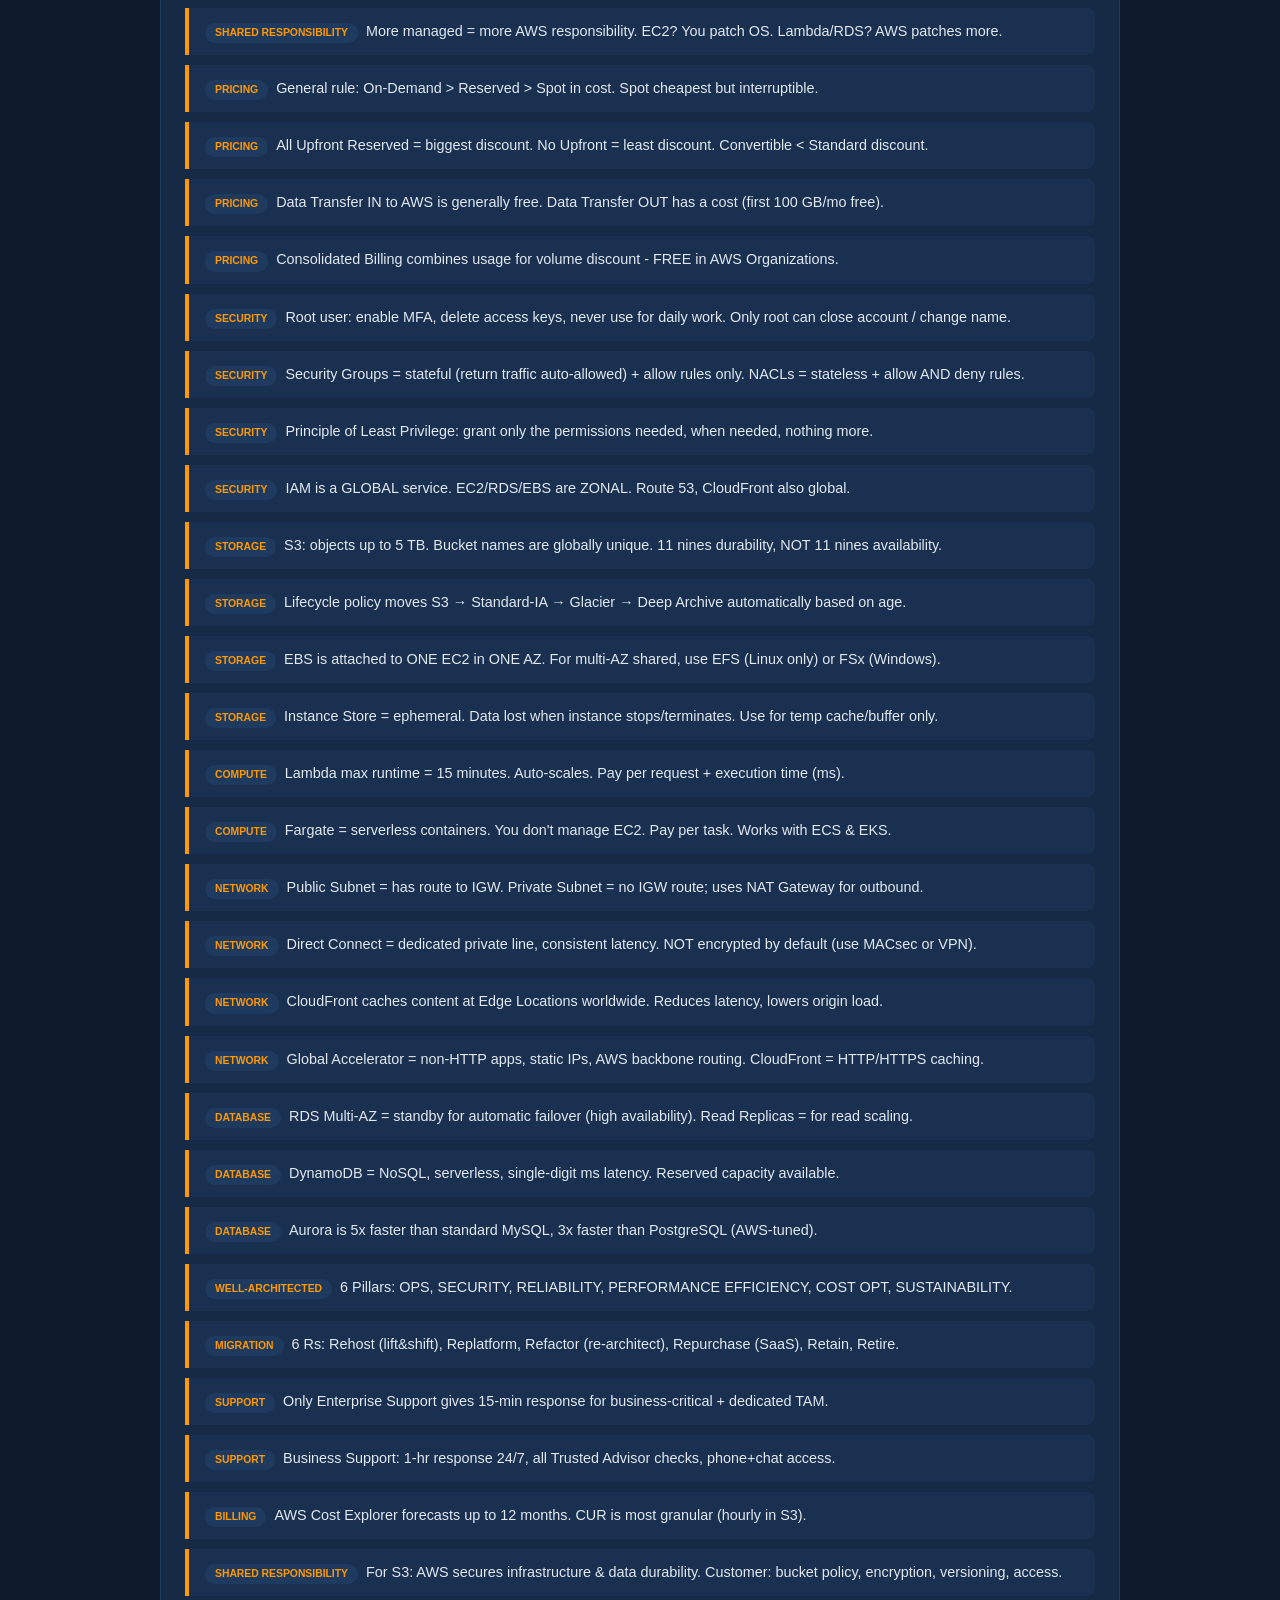
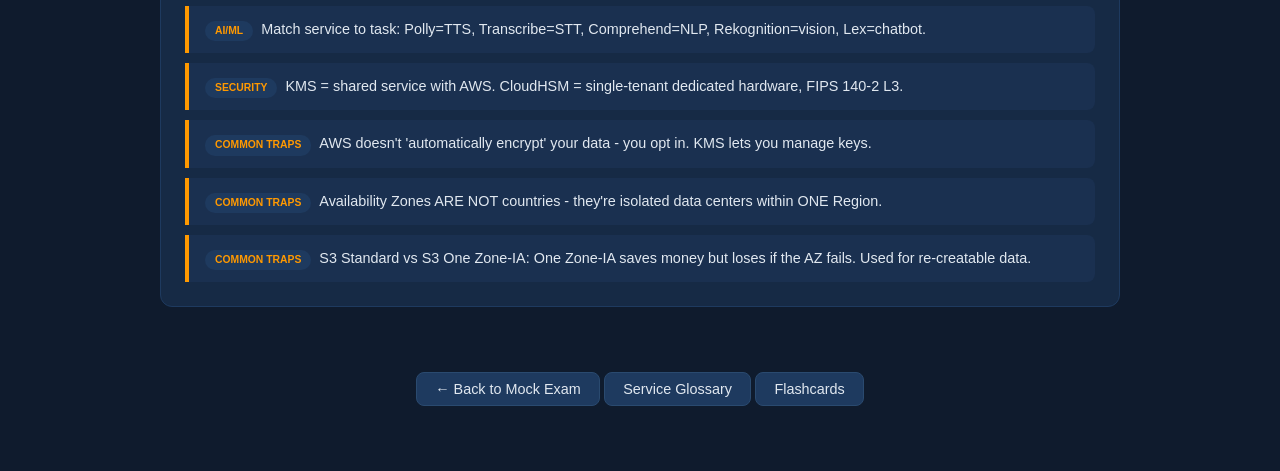
<file: aws-ccp-mockup/cheatsheet.html>
<!DOCTYPE html>
<html lang="en">
<head>
<meta charset="UTF-8">
<meta name="viewport" content="width=device-width, initial-scale=1.0">
<title>AWS CCP Cheatsheet - CLF-C02</title>
<style>
*{margin:0;padding:0;box-sizing:border-box}
body{font-family:-apple-system,BlinkMacSystemFont,'Segoe UI',Roboto,sans-serif;background:#0f1b2d;color:#e1e8f0;min-height:100vh}
.container{max-width:1000px;margin:0 auto;padding:20px}
header{text-align:center;padding:30px 0;border-bottom:2px solid #ff9900}
header h1{color:#ff9900;font-size:2em;margin-bottom:8px}
header p{color:#8899aa;font-size:0.95em}
.back-link{display:inline-block;margin:15px 0;padding:8px 18px;background:#1e3a5f;color:#e1e8f0;border:1px solid #2a4a6f;border-radius:8px;text-decoration:none;font-size:0.9em;transition:all 0.2s}
.back-link:hover{background:#2a4a6f;border-color:#ff9900}
.nav-row{display:flex;gap:10px;justify-content:center;flex-wrap:wrap;margin:20px 0}
.nav-row a{padding:8px 16px;background:#162a45;border:1px solid #1e3a5f;border-radius:20px;color:#aabbcc;text-decoration:none;font-size:0.85em;transition:all 0.2s}
.nav-row a:hover{border-color:#ff9900;color:#ff9900}
.section{background:#162a45;border:1px solid #1e3a5f;border-radius:12px;padding:24px;margin:20px 0;scroll-margin-top:20px}
.section-title{color:#ff9900;font-size:1.25em;font-weight:700;margin-bottom:16px;padding-bottom:10px;border-bottom:1px solid #1e3a5f}
table{width:100%;border-collapse:collapse;font-size:0.9em}
th{background:#1e3a5f;padding:10px 12px;text-align:left;color:#e1e8f0;font-weight:600;border-radius:4px}
td{padding:9px 12px;border-bottom:1px solid #1a2a3f;vertical-align:top;line-height:1.5}
tr:last-child td{border-bottom:none}
tr:hover td{background:#1a3050}
td strong{color:#ff9900;font-weight:600}
.facts-grid{display:grid;grid-template-columns:repeat(auto-fit,minmax(180px,1fr));gap:12px}
.fact-card{background:#1a3050;padding:14px;border-radius:8px;border:1px solid #1e3a5f}
.fact-card .label{font-size:0.75em;color:#8899aa;text-transform:uppercase;letter-spacing:0.5px;margin-bottom:4px}
.fact-card .value{font-size:1.05em;font-weight:600;color:#ff9900}
.pillars-grid{display:grid;grid-template-columns:repeat(auto-fit,minmax(280px,1fr));gap:14px}
.pillar-card{background:#1a3050;border-radius:10px;padding:16px;border-left:4px solid #999}
.pillar-card .name{font-weight:700;font-size:1em;margin-bottom:8px;display:flex;align-items:center;gap:8px}
.pillar-card .badge{display:inline-block;padding:2px 8px;border-radius:6px;font-size:0.7em;font-weight:700;color:#fff}
.pillar-card .points{font-size:0.85em;line-height:1.55;color:#aabbcc}
.tips-list{display:flex;flex-direction:column;gap:10px}
.tip{padding:12px 16px;background:#1a3050;border-left:4px solid #ff9900;border-radius:0 8px 8px 0;font-size:0.9em;line-height:1.55}
.tip .cat{display:inline-block;padding:2px 10px;border-radius:10px;background:#1e3a5f;color:#ff9900;font-size:0.72em;font-weight:600;margin-right:8px;text-transform:uppercase}
.color-tag{display:inline-block;padding:3px 10px;border-radius:4px;font-size:0.78em;font-weight:600}
.storage-table tr td:first-child{font-weight:700;color:#e1e8f0}
@media(max-width:600px){.container{padding:10px}.section{padding:16px}.facts-grid{grid-template-columns:1fr 1fr}.pillars-grid{grid-template-columns:1fr}table{font-size:0.82em}th,td{padding:6px 8px}.nav-row a{padding:6px 12px;font-size:0.78em}}
</style>
</head>
<body>
<div class="container">
<header>
<h1>AWS CCP Cheatsheet</h1>
<p>CLF-C02 Quick Reference, Tips &amp; Tricks</p>
<a href="index.html" class="back-link">&larr; Back to Mock Exam</a>
</header>

<div class="nav-row">
<a href="#exam">Exam Facts</a>
<a href="#domains">Domains</a>
<a href="#pillars">6 Pillars</a>
<a href="#migration">6 Rs</a>
<a href="#ec2pricing">EC2 Pricing</a>
<a href="#s3">S3 Classes</a>
<a href="#shared">Shared Resp.</a>
<a href="#iam">IAM</a>
<a href="#security">Security Services</a>
<a href="#storage">Storage</a>
<a href="#databases">Databases</a>
<a href="#networking">Networking</a>
<a href="#loadbalancers">Load Balancers</a>
<a href="#compute">Compute</a>
<a href="#support">Support Plans</a>
<a href="#cost">Cost Tools</a>
<a href="#snow">Snow Family</a>
<a href="#globalvszonal">Global vs Zonal</a>
<a href="#instancetype">EC2 Instance Types</a>
<a href="#ai">AI/ML Services</a>
<a href="#analytics">Analytics</a>
<a href="#tips">Tips &amp; Tricks</a>
<a href="flashcards.html" style="border-color:#ff9900;color:#ff9900">Flashcards &rarr;</a>
</div>

<div id="cheatsheet-app"></div>

<footer style="text-align:center;padding:30px 0">
<a href="index.html" class="back-link">&larr; Back to Mock Exam</a>
<a href="glossary.html" class="back-link">Service Glossary</a>
<a href="flashcards.html" class="back-link">Flashcards</a>
</footer>
</div>
<script src="cheatsheet.js"></script>
<script>
const app = document.getElementById('cheatsheet-app');
const C = CHEATSHEET;

// Exam Facts
let html = `
<section class="section" id="exam">
<div class="section-title">Exam Facts</div>
<div class="facts-grid">
${C.examFacts.map(f => `<div class="fact-card"><div class="label">${f.label}</div><div class="value">${f.value}</div></div>`).join('')}
</div>
</section>

<section class="section" id="domains">
<div class="section-title">Domain Weighting</div>
<table>
<thead><tr><th>Domain</th><th>Weight</th><th>Study Tip</th></tr></thead>
<tbody>
${C.domainWeight.map(d => `<tr><td><strong>${d.domain}</strong></td><td>${d.weight}</td><td>${d.tip}</td></tr>`).join('')}
</tbody>
</table>
</section>

<section class="section" id="pillars">
<div class="section-title">AWS Well-Architected Framework &mdash; 6 Pillars</div>
<div class="pillars-grid">
${C.pillars.map(p => `
<div class="pillar-card" style="border-left-color:${p.color}">
<div class="name"><span class="badge" style="background:${p.color}">${p.emoji}</span>${p.name}</div>
<div class="points">${p.points}</div>
</div>`).join('')}
</div>
</section>

<section class="section" id="migration">
<div class="section-title">6 Rs &mdash; Migration Strategies</div>
<table>
<thead><tr><th>Strategy</th><th>Also Known As</th><th>Description</th></tr></thead>
<tbody>
${C.migrationStrategies.map(m => `<tr><td><strong>${m.code}</strong></td><td>${m.aka}</td><td>${m.desc}</td></tr>`).join('')}
</tbody>
</table>
</section>

<section class="section" id="ec2pricing">
<div class="section-title">EC2 Pricing Options</div>
<table>
<thead><tr><th>Option</th><th>Description</th><th>Discount</th></tr></thead>
<tbody>
${C.ec2Pricing.map(p => `<tr><td><strong>${p.option}</strong></td><td>${p.desc}</td><td><span class="color-tag" style="background:#1a3a2a;color:#4caf50">${p.discount}</span></td></tr>`).join('')}
</tbody>
</table>
</section>

<section class="section" id="s3">
<div class="section-title">S3 Storage Classes</div>
<table>
<thead><tr><th>Class</th><th>Description</th><th>Retrieval</th></tr></thead>
<tbody>
${C.s3StorageClasses.map(s => `<tr><td><strong>${s.name}</strong></td><td>${s.desc}</td><td>${s.retrieval}</td></tr>`).join('')}
</tbody>
</table>
</section>

<section class="section" id="shared">
<div class="section-title">AWS Shared Responsibility Model</div>
<table>
<thead><tr><th>Area</th><th>Responsibilities</th></tr></thead>
<tbody>
${C.sharedResponsibility.map(s => `<tr><td><strong>${s.area}</strong></td><td>${s.responsibilities}</td></tr>`).join('')}
</tbody>
</table>
</section>

<section class="section" id="iam">
<div class="section-title">IAM Entities</div>
<table>
<thead><tr><th>Entity</th><th>Description</th><th>Example</th></tr></thead>
<tbody>
${C.iamEntities.map(i => `<tr><td><strong>${i.entity}</strong></td><td>${i.desc}</td><td><span class="color-tag" style="background:#1a2a3a;color:#2196f3">${i.example}</span></td></tr>`).join('')}
</tbody>
</table>
</section>

<section class="section" id="security">
<div class="section-title">Key Security Services</div>
<table>
<thead><tr><th>Service</th><th>Use</th><th>Notes</th></tr></thead>
<tbody>
${C.securityServices.map(s => `<tr><td><strong>${s.service}</strong></td><td>${s.use}</td><td>${s.layerNote}</td></tr>`).join('')}
</tbody>
</table>
</section>

<section class="section" id="storage">
<div class="section-title">Storage Comparison</div>
<table class="storage-table">
<thead><tr><th>Service</th><th>Type</th><th>Durability</th><th>Scale</th><th>Best For</th></tr></thead>
<tbody>
${C.storageComparison.map(s => `<tr><td><strong>${s.service}</strong></td><td>${s.type}</td><td>${s.durability}</td><td>${s.scale}</td><td>${s.bestFor}</td></tr>`).join('')}
</tbody>
</table>
</section>

<section class="section" id="databases">
<div class="section-title">Database Services</div>
<table>
<thead><tr><th>Service</th><th>Use</th><th>Engines / Notes</th></tr></thead>
<tbody>
${C.databaseServices.map(d => `<tr><td><strong>${d.service}</strong></td><td>${d.use}</td><td>${d.engines}</td></tr>`).join('')}
</tbody>
</table>
</section>

<section class="section" id="networking">
<div class="section-title">Networking Services</div>
<table>
<thead><tr><th>Service</th><th>Use</th></tr></thead>
<tbody>
${C.networking.map(n => `<tr><td><strong>${n.service}</strong></td><td>${n.use}</td></tr>`).join('')}
</tbody>
</table>
</section>

<section class="section" id="loadbalancers">
<div class="section-title">Load Balancers</div>
<table>
<thead><tr><th>Load Balancer</th><th>Layer</th><th>Best For</th></tr></thead>
<tbody>
${C.loadBalancers.map(l => `<tr><td><strong>${l.lb}</strong></td><td>${l.layer}</td><td>${l.best}</td></tr>`).join('')}
</tbody>
</table>
</section>

<section class="section" id="compute">
<div class="section-title">Compute Services</div>
<table>
<thead><tr><th>Service</th><th>Use</th></tr></thead>
<tbody>
${C.compute.map(c => `<tr><td><strong>${c.service}</strong></td><td>${c.use}</td></tr>`).join('')}
</tbody>
</table>
</section>

<section class="section" id="support">
<div class="section-title">AWS Support Plans</div>
<table>
<thead><tr><th>Plan</th><th>Cost</th><th>Response Time</th><th>Key Features</th></tr></thead>
<tbody>
${C.supportPlans.map(s => `<tr><td><strong>${s.plan}</strong></td><td>${s.cost}</td><td>${s.response}</td><td>${s.features}</td></tr>`).join('')}
</tbody>
</table>
</section>

<section class="section" id="cost">
<div class="section-title">Cost Management Tools</div>
<table>
<thead><tr><th>Tool</th><th>Use</th></tr></thead>
<tbody>
${C.costTools.map(c => `<tr><td><strong>${c.tool}</strong></td><td>${c.use}</td></tr>`).join('')}
</tbody>
</table>
</section>

<section class="section" id="snow">
<div class="section-title">AWS Snow Family</div>
<table>
<thead><tr><th>Device</th><th>Capacity</th><th>Compute</th><th>Use Case</th></tr></thead>
<tbody>
${C.snowFamily.map(s => `<tr><td><strong>${s.device}</strong></td><td>${s.capacity}</td><td>${s.compute}</td><td>${s.use}</td></tr>`).join('')}
</tbody>
</table>
</section>

<section class="section" id="globalvszonal">
<div class="section-title">Global vs Zonal Services</div>
<table>
<thead><tr><th>Type</th><th>Services</th></tr></thead>
<tbody>
${C.globalVsZonal.map(g => `<tr><td><strong>${g.type}</strong></td><td>${g.list}</td></tr>`).join('')}
</tbody>
</table>
</section>

<section class="section" id="instancetype">
<div class="section-title">EC2 Instance Type Families</div>
<table>
<thead><tr><th>Family</th><th>Code</th><th>Use Case</th></tr></thead>
<tbody>
${C.ec2InstanceTypes.map(t => `<tr><td><strong>${t.family}</strong></td><td><span class="color-tag" style="background:#1a2a3a;color:#2196f3">${t.code}</span></td><td>${t.use}</td></tr>`).join('')}
</tbody>
</table>
</section>

<section class="section" id="ai">
<div class="section-title">AI/ML Services</div>
<table>
<thead><tr><th>Service</th><th>Use</th></tr></thead>
<tbody>
${C.aiMlServices.map(a => `<tr><td><strong>${a.service}</strong></td><td>${a.use}</td></tr>`).join('')}
</tbody>
</table>
</section>

<section class="section" id="analytics">
<div class="section-title">Analytics Services</div>
<table>
<thead><tr><th>Service</th><th>Use</th></tr></thead>
<tbody>
${C.analyticsServices.map(a => `<tr><td><strong>${a.service}</strong></td><td>${a.use}</td></tr>`).join('')}
</tbody>
</table>
</section>

<section class="section" id="tips">
<div class="section-title">Tips &amp; Tricks (${C.tips.length})</div>
<div class="tips-list">
${C.tips.map(t => `<div class="tip"><span class="cat">${t.category}</span>${t.tip}</div>`).join('')}
</div>
</section>
`;

app.innerHTML = html;
</script>
</body>
</html>
</file>
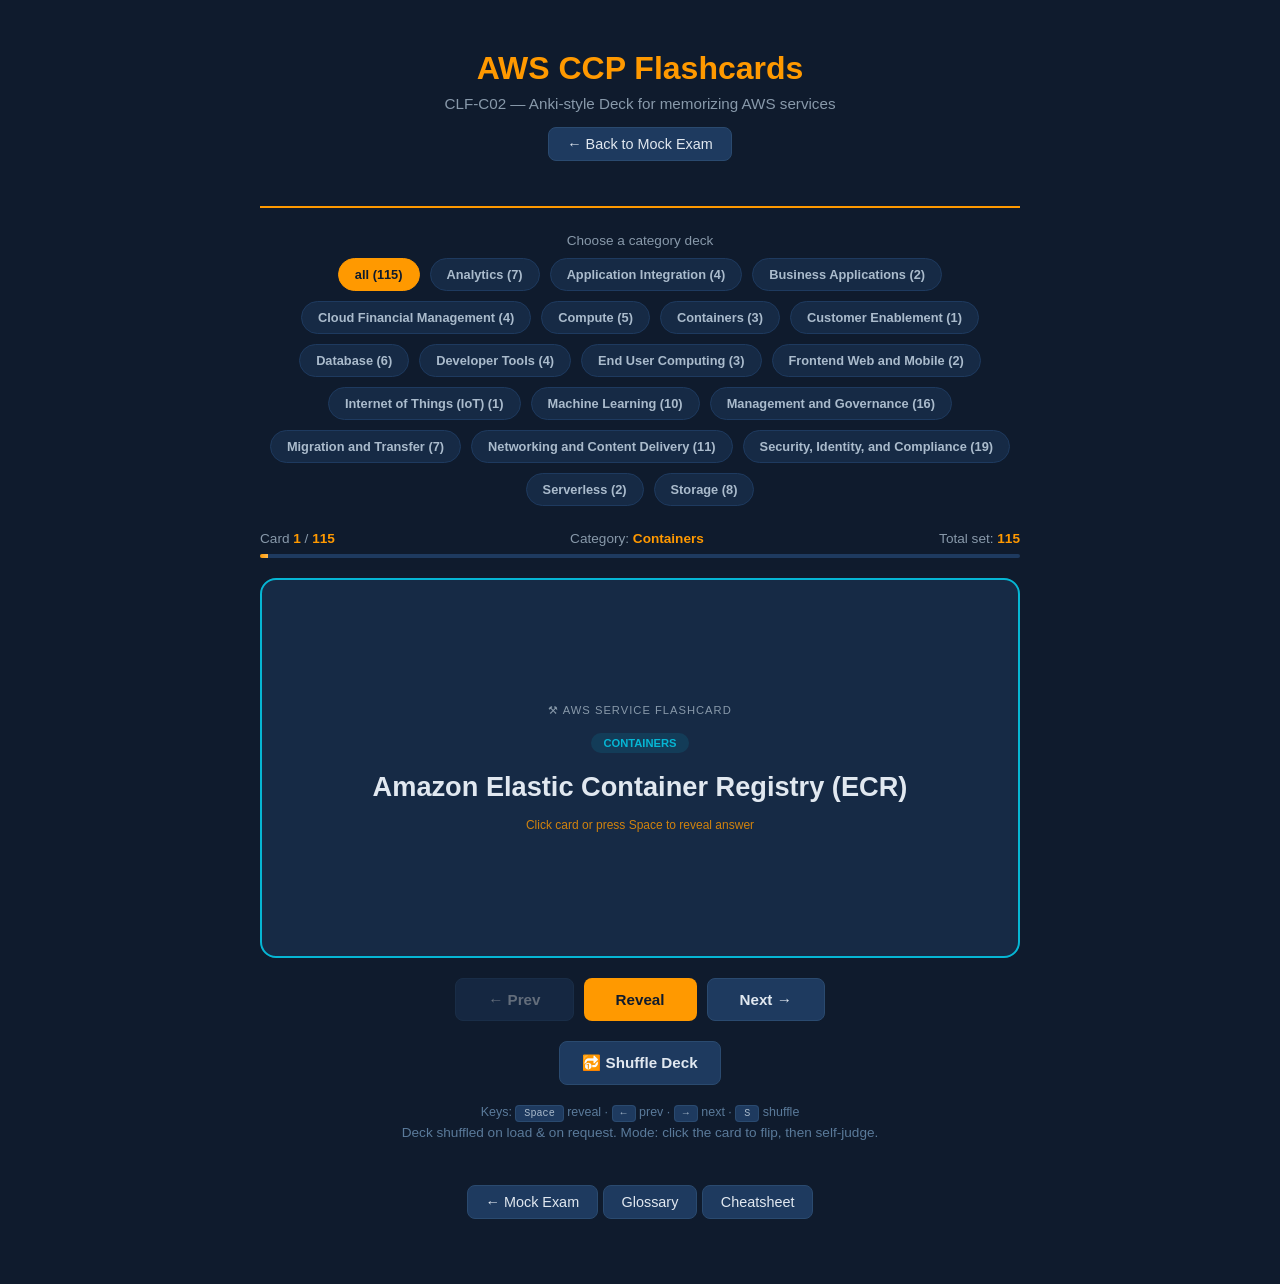
<file: aws-ccp-mockup/flashcards.html>
<!DOCTYPE html>
<html lang="en">
<head>
<meta charset="UTF-8">
<meta name="viewport" content="width=device-width, initial-scale=1.0">
<title>AWS CCP Flashcards - CLF-C02</title>
<style>
*{margin:0;padding:0;box-sizing:border-box;perspective:1000px}
body{font-family:-apple-system,BlinkMacSystemFont,'Segoe UI',Roboto,sans-serif;background:#0f1b2d;color:#e1e8f0;min-height:100vh}
.container{max-width:800px;margin:0 auto;padding:20px}
header{text-align:center;padding:30px 0;border-bottom:2px solid #ff9900}
header h1{color:#ff9900;font-size:2em;margin-bottom:8px}
header p{color:#8899aa;font-size:0.95em}
.back-link{display:inline-block;margin:15px 0;padding:8px 18px;background:#1e3a5f;color:#e1e8f0;border:1px solid #2a4a6f;border-radius:8px;text-decoration:none;font-size:0.9em;transition:all 0.2s}
.back-link:hover{background:#2a4a6f;border-color:#ff9900}
.controls{margin:25px 0;display:flex;flex-direction:column;gap:14px}
.filter-row{display:flex;gap:10px;flex-wrap:wrap;justify-content:center}
.filter-btn{padding:8px 16px;border:1px solid #1e3a5f;background:#162a45;color:#aabbcc;border-radius:20px;cursor:pointer;font-size:0.8em;transition:all 0.2s;font-weight:600}
.filter-btn:hover{border-color:#ff9900;color:#ff9900}
.filter-btn.active{background:#ff9900;color:#0f1b2d;border-color:#ff9900}
.deck-row{display:flex;gap:12px;flex-wrap:wrap;justify-content:center}
.mode-btn{padding:8px 14px;border:1px solid #1e3a5f;background:#162a45;color:#aabbcc;border-radius:8px;cursor:pointer;font-size:0.82em;transition:all 0.2s}
.mode-btn.active{background:#1e3a5f;color:#e1e8f0;border-color:#2a4a6f}
.progress{display:flex;justify-content:space-between;font-size:0.85em;color:#8899aa;margin-bottom:8px;flex-wrap:wrap;gap:5px}
.progress span{color:#ff9900;font-weight:700}
.progress-bar{width:100%;height:4px;background:#1e3a5f;border-radius:2px;overflow:hidden;margin-bottom:20px}
.progress-bar .fill{height:100%;background:linear-gradient(90deg,#ff9900,#ffb84d);transition:width 0.4s}
/* Flip card */
.flashcard-wrap{cursor:pointer;min-height:380px;margin:20px 0}
.flashcard{position:relative;min-height:380px;transition:transform 0.7s;transform-style:preserve-3d}
.flashcard.flipped{transform:rotateY(180deg)}
.card-face{position:absolute;top:0;left:0;width:100%;min-height:380px;-webkit-backface-visibility:hidden;backface-visibility:hidden;background:#162a45;border:2px solid #1e3a5f;border-radius:16px;padding:30px;display:flex;flex-direction:column;align-items:center;justify-content:center;text-align:center}
.card-front .anni-style{font-size:0.7em;color:#8899aa;text-transform:uppercase;letter-spacing:1px;margin-bottom:16px}
.badge{display:inline-block;padding:4px 12px;background:#1e3a5f;color:#ff9900;border-radius:14px;font-size:0.7em;font-weight:700;margin-bottom:16px;text-transform:uppercase}
.card-front .q-name{font-size:1.7em;font-weight:700;color:#e1e8f0;line-height:1.3}
.card-front .hint{margin-top:14px;font-size:0.75em;color:#ff9900;opacity:0.8}
.card-back{transform:rotateY(180deg);border-color:#ff9900}
.card-back .answer-label{font-size:0.7em;color:#ff9900;text-transform:uppercase;letter-spacing:1px;margin-bottom:16px;font-weight:700}
.card-back .answer-text{font-size:1em;line-height:1.7;color:#e1e8f0;text-align:left}
.buttons{display:flex;gap:10px;justify-content:center;margin:20px 0;flex-wrap:wrap}
.btn{padding:12px 22px;border:none;border-radius:8px;font-size:0.95em;font-weight:600;cursor:pointer;transition:all 0.2s}
.btn-amzn{background:#ff9900;color:#0f1b2d}
.btn-amzn:hover{background:#ffb84d}
.btn-second{background:#1e3a5f;color:#e1e8f0;border:1px solid #2a4a6f}
.btn-second:hover{background:#2a4a6f}
.btn-judge{padding:12px 32px}
.btn-good{background:#1a3a2a;color:#4caf50;border:1px solid #4caf50}
.btn-good:hover{background:#4caf50;color:#fff}
.btn-bad{background:#3a1a1a;color:#f44336;border:1px solid #f44336}
.btn-bad:hover{background:#f44336;color:#fff}
.btn:disabled{opacity:0.4;cursor:not-allowed}
.empty-state{text-align:center;padding:60px 20px;color:#5a7a9a}
.empty-state h3{color:#ff9900;margin-bottom:10px}
.keyhint{font-size:0.78em;color:#5a7a9a;margin-top:12px;text-align:center}
.keyhint kbd{background:#1e3a5f;padding:2px 8px;border-radius:4px;font-family:monospace;border:1px solid #2a4a6f;color:#aabbcc}
.shuffle-status{font-size:0.85em;color:#5a7a9a;text-align:center;margin-top:6px}
@media(max-width:600px){
  .container{padding:10px}
  header h1{font-size:1.5em}
  .flashcard,.flashcard-wrap,.card-face{min-height:340px}
  .card-front .q-name{font-size:1.35em}
  .card-back .answer-text{font-size:0.92em}
  .btn{padding:10px 16px;font-size:0.88em}
  .filter-btn{padding:5px 10px;font-size:0.72em}
}
</style>
</head>
<body>
<div class="container">
<header>
<h1>AWS CCP Flashcards</h1>
<p>CLF-C02 &mdash; Anki-style Deck for memorizing AWS services</p>
<a href="index.html" class="back-link">&larr; Back to Mock Exam</a>
</header>

<div class="controls">
<div>
<div style="text-align:center;font-size:0.85em;color:#8899aa;margin-bottom:10px">Choose a category deck</div>
<div class="filter-row" id="filter-row"></div>
</div>
</div>

<div id="deck"></div>

<footer style="text-align:center;padding:30px 0">
<a href="index.html" class="back-link">&larr; Mock Exam</a>
<a href="glossary.html" class="back-link">Glossary</a>
<a href="cheatsheet.html" class="back-link">Cheatsheet</a>
</footer>
</div>

<script src="glossary.js"></script>
<script>
// Build flat list of cards from glossary
let cards = [];
let deck = []; // shuffled copy
let idx = 0;
let flipped = false;
let mode = 'flip'; // 'flip' | 'review'
let currentCategory = 'all';

function rebuildDeck() {
  cards = [];
  GLOSSARY.forEach(cat => {
    cat.services.forEach((s, i) => {
      cards.push({
        name: s.name,
        desc: s.desc,
        category: cat.category,
        color: cat.color
      });
    });
  });
}

function shuffleArray(arr) {
  for (let i = arr.length - 1; i > 0; i--) {
    const j = Math.floor(Math.random() * (i + 1));
    [arr[i], arr[j]] = [arr[j], arr[i]];
  }
  return arr;
}

function buildCategoryButtons() {
  const row = document.getElementById('filter-row');
  const cats = ['all', ...GLOSSARY.map(c => c.category)];
  row.innerHTML = cats.map(c => {
    const count = c === 'all' ? cards.length : cards.filter(x => x.category === c).length;
    return `<button class="filter-btn ${c === currentCategory ? 'active' : ''}" onclick="selectCategory('${c.replace(/'/g, "\\'")}')">${c} (${count})</button>`;
  }).join('');
}

function selectCategory(cat) {
  currentCategory = cat;
  buildCategoryButtons();
  reload();
}

function reload() {
  let pool = currentCategory === 'all' ? cards.slice() : cards.filter(x => x.category === currentCategory);
  deck = shuffleArray(pool);
  idx = 0;
  flipped = false;
  render();
}

function flip() {
  if (deck.length === 0) return;
  flipped = !flipped;
  const card = document.querySelector('.flashcard');
  if (card) card.classList.toggle('flipped');
}

function nextCard() { if (idx < deck.length - 1) { idx++; flipped = false; render(); } }
function prevCard() { if (idx > 0) { idx--; flipped = false; render(); } }

function shuffle() { reload(); }

function markGood() { nextCard(); }
function markBad() {
  // move current card to end for review
  if (deck.length === 0) return;
  const cur = deck.splice(idx, 1)[0];
  deck.push(cur);
  if (idx >= deck.length) idx = deck.length - 1;
  flipped = false;
  render();
}

function render() {
  const el = document.getElementById('deck');
  if (deck.length === 0) {
    el.innerHTML = '<div class="empty-state"><h3>No cards in this deck</h3><p>Select another category above.</p></div>';
    return;
  }
  const card = deck[idx];
  const isLast = idx === deck.length - 1;
  const isFirst = idx === 0;
  const pct = ((idx + 1) / deck.length * 100).toFixed(0);

  el.innerHTML = `
    <div class="progress">
      <div>Card <span>${idx + 1}</span> / <span>${deck.length}</span></div>
      <div>Category: <span>${card.category}</span></div>
      <div>Total set: <span>${cards.length}</span></div>
    </div>
    <div class="progress-bar"><div class="fill" style="width:${pct}%"></div></div>

    <div class="flashcard-wrap" onclick="flip()">
      <div class="flashcard ${flipped ? 'flipped' : ''}">
        <div class="card-face card-front" style="border-color:${card.color}">
          <div class="anni-style">&#9874; AWS Service Flashcard</div>
          <span class="badge" style="background:${card.color}22;color:${card.color}">${card.category}</span>
          <div class="q-name">${card.name}</div>
          <div class="hint">Click card or press Space to reveal answer</div>
        </div>
        <div class="card-face card-back" style="border-color:${card.color}">
          <div class="answer-label">&#9656; ${card.name}</div>
          <div class="answer-text">${card.desc}</div>
        </div>
      </div>
    </div>

    <div class="buttons">
      <button class="btn btn-second btn-judge" onclick="prevCard()" ${isFirst ? 'disabled' : ''}>&larr; Prev</button>
      <button class="btn btn-amzn btn-judge" onclick="flip()">${flipped ? 'Hide' : 'Reveal'}</button>
      <button class="btn btn-second btn-judge" onclick="nextCard()" ${isLast ? 'disabled' : ''}>Next &rarr;</button>
    </div>

    ${flipped ? `
      <div class="buttons">
        <button class="btn btn-good btn-judge" onclick="markGood()">&#10003; Known &mdash; Next</button>
        <button class="btn btn-bad btn-judge" onclick="markBad()">&#10007; Review Again</button>
      </div>
    ` : ''}

    <div class="buttons">
      <button class="btn btn-second" onclick="shuffle()">&#x1F502; Shuffle Deck</button>
    </div>

    <div class="keyhint">
      Keys: <kbd>Space</kbd> reveal &middot; <kbd>&larr;</kbd> prev &middot; <kbd>&rarr;</kbd> next &middot; <kbd>S</kbd> shuffle
    </div>
    <div class="shuffle-status">Deck shuffled on load &amp; on request. Mode: click the card to flip, then self-judge.</div>
  `;
}

rebuildDeck();
buildCategoryButtons();
reload();

// Keyboard shortcuts
document.addEventListener('keydown', (e) => {
  if (e.target.tagName === 'INPUT') return;
  if (e.code === 'Space') { e.preventDefault(); flip(); }
  else if (e.code === 'ArrowLeft') prevCard();
  else if (e.code === 'ArrowRight') nextCard();
  else if (e.code === 'KeyR' && flipped) markGood();
  else if (e.code === 'KeyW' && flipped) markBad();
  else if (e.code === 'KeyB' && flipped) markBad();
  else if (e.code === 'KeyG' && flipped) markGood();
  else if (e.code === 'KeyS') shuffle();
});
</script>
</body>
</html>
</file>
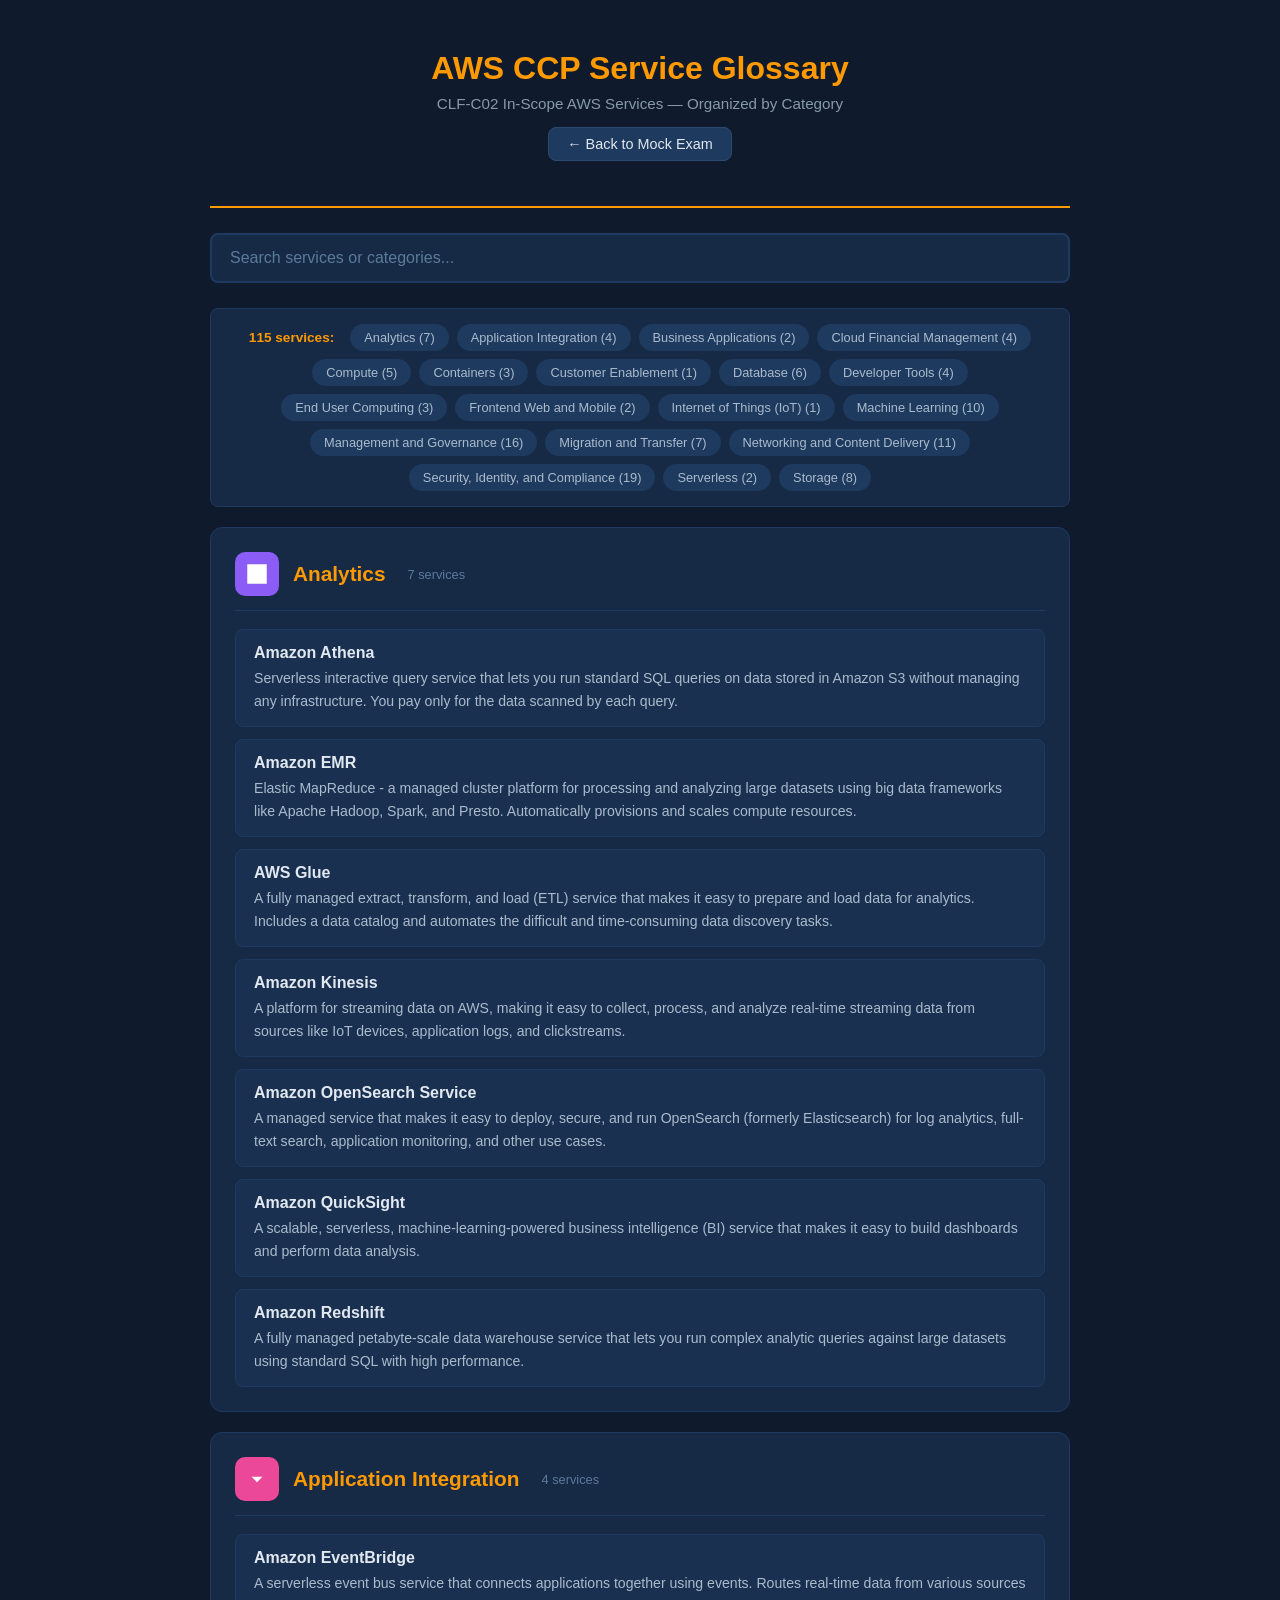
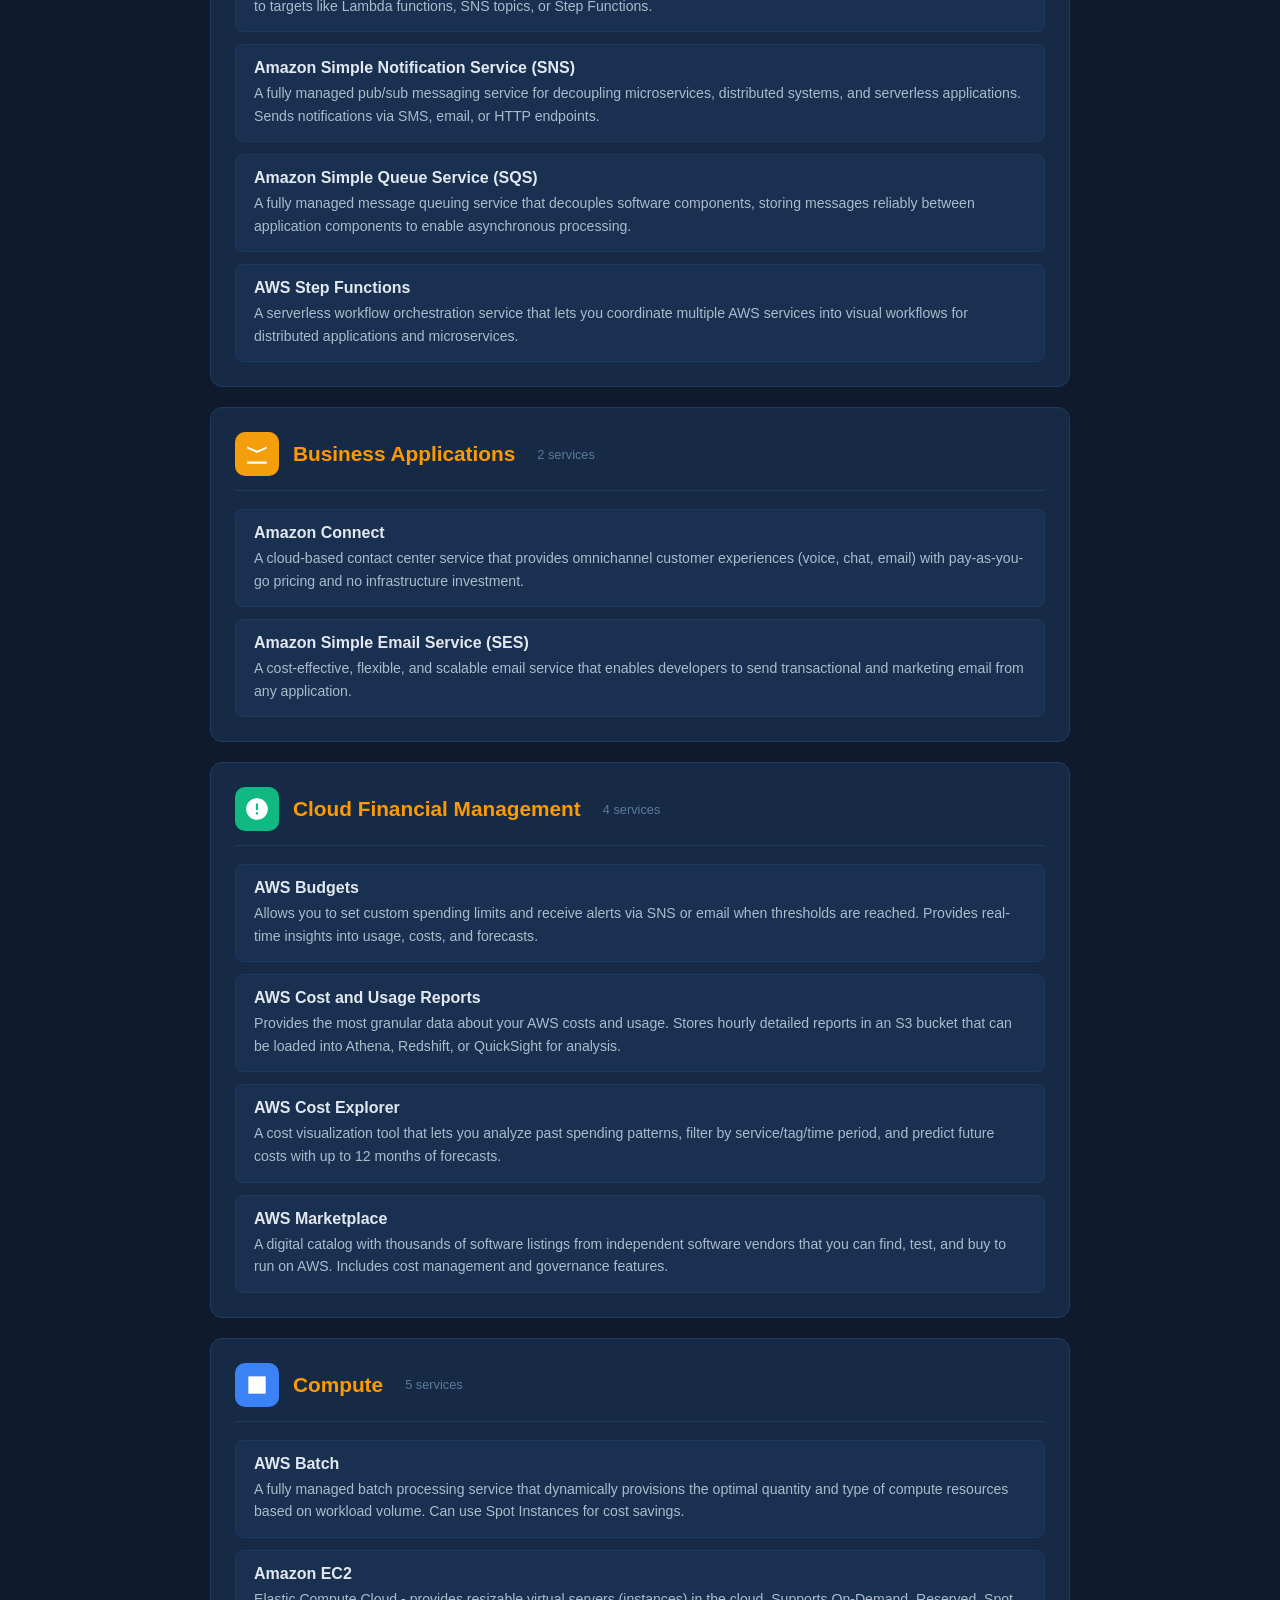
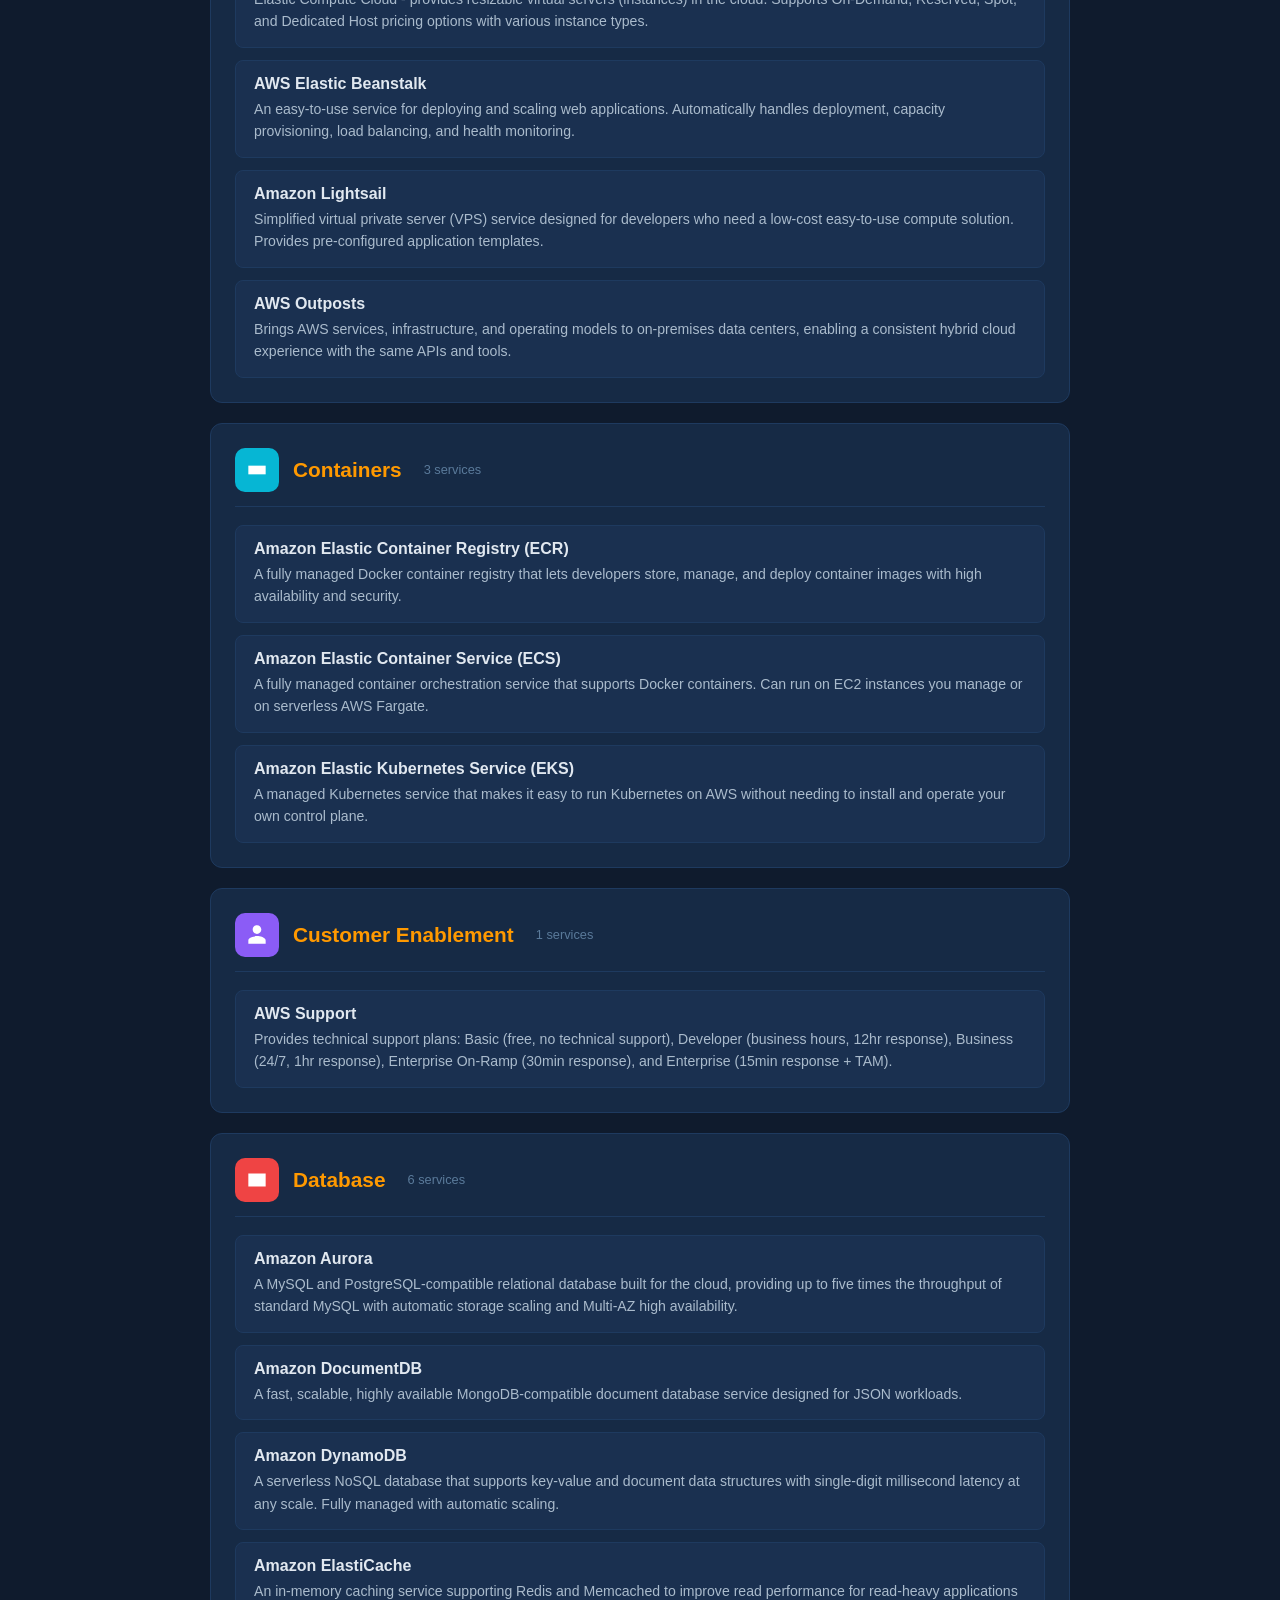
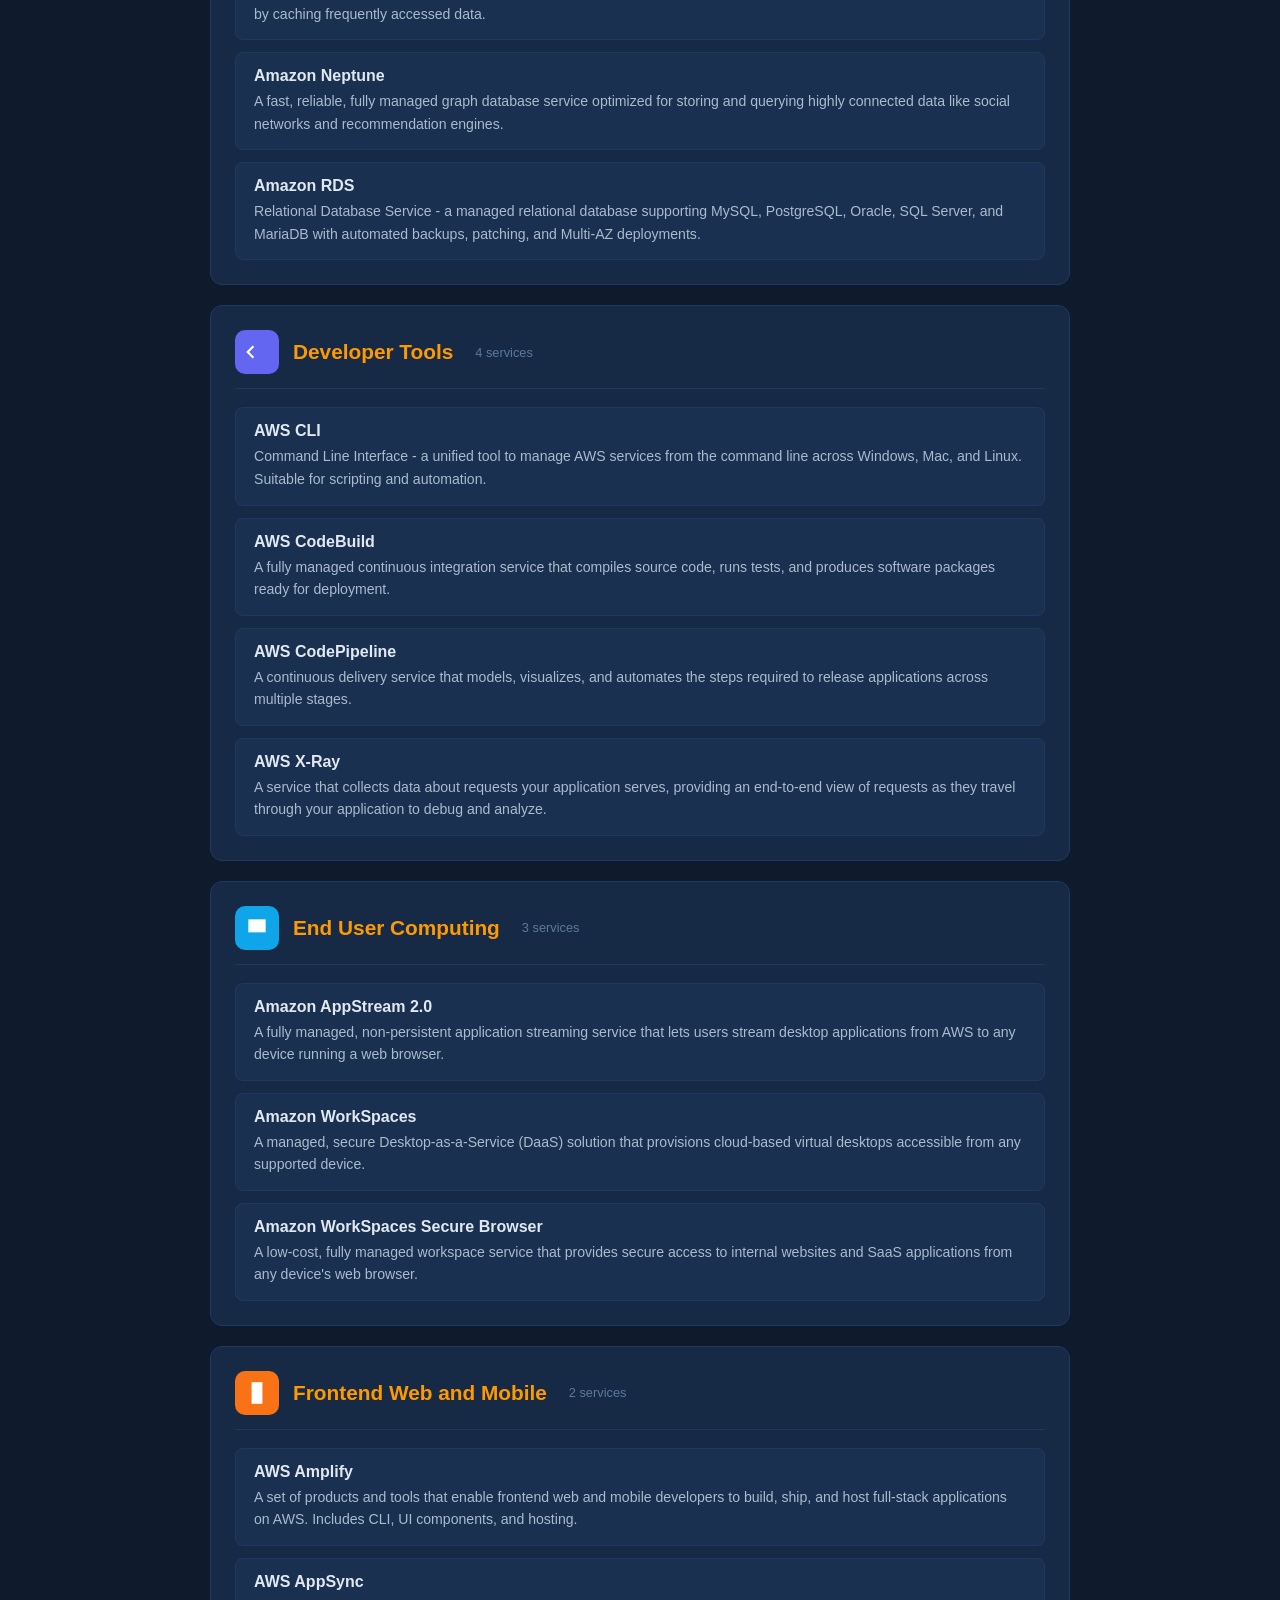
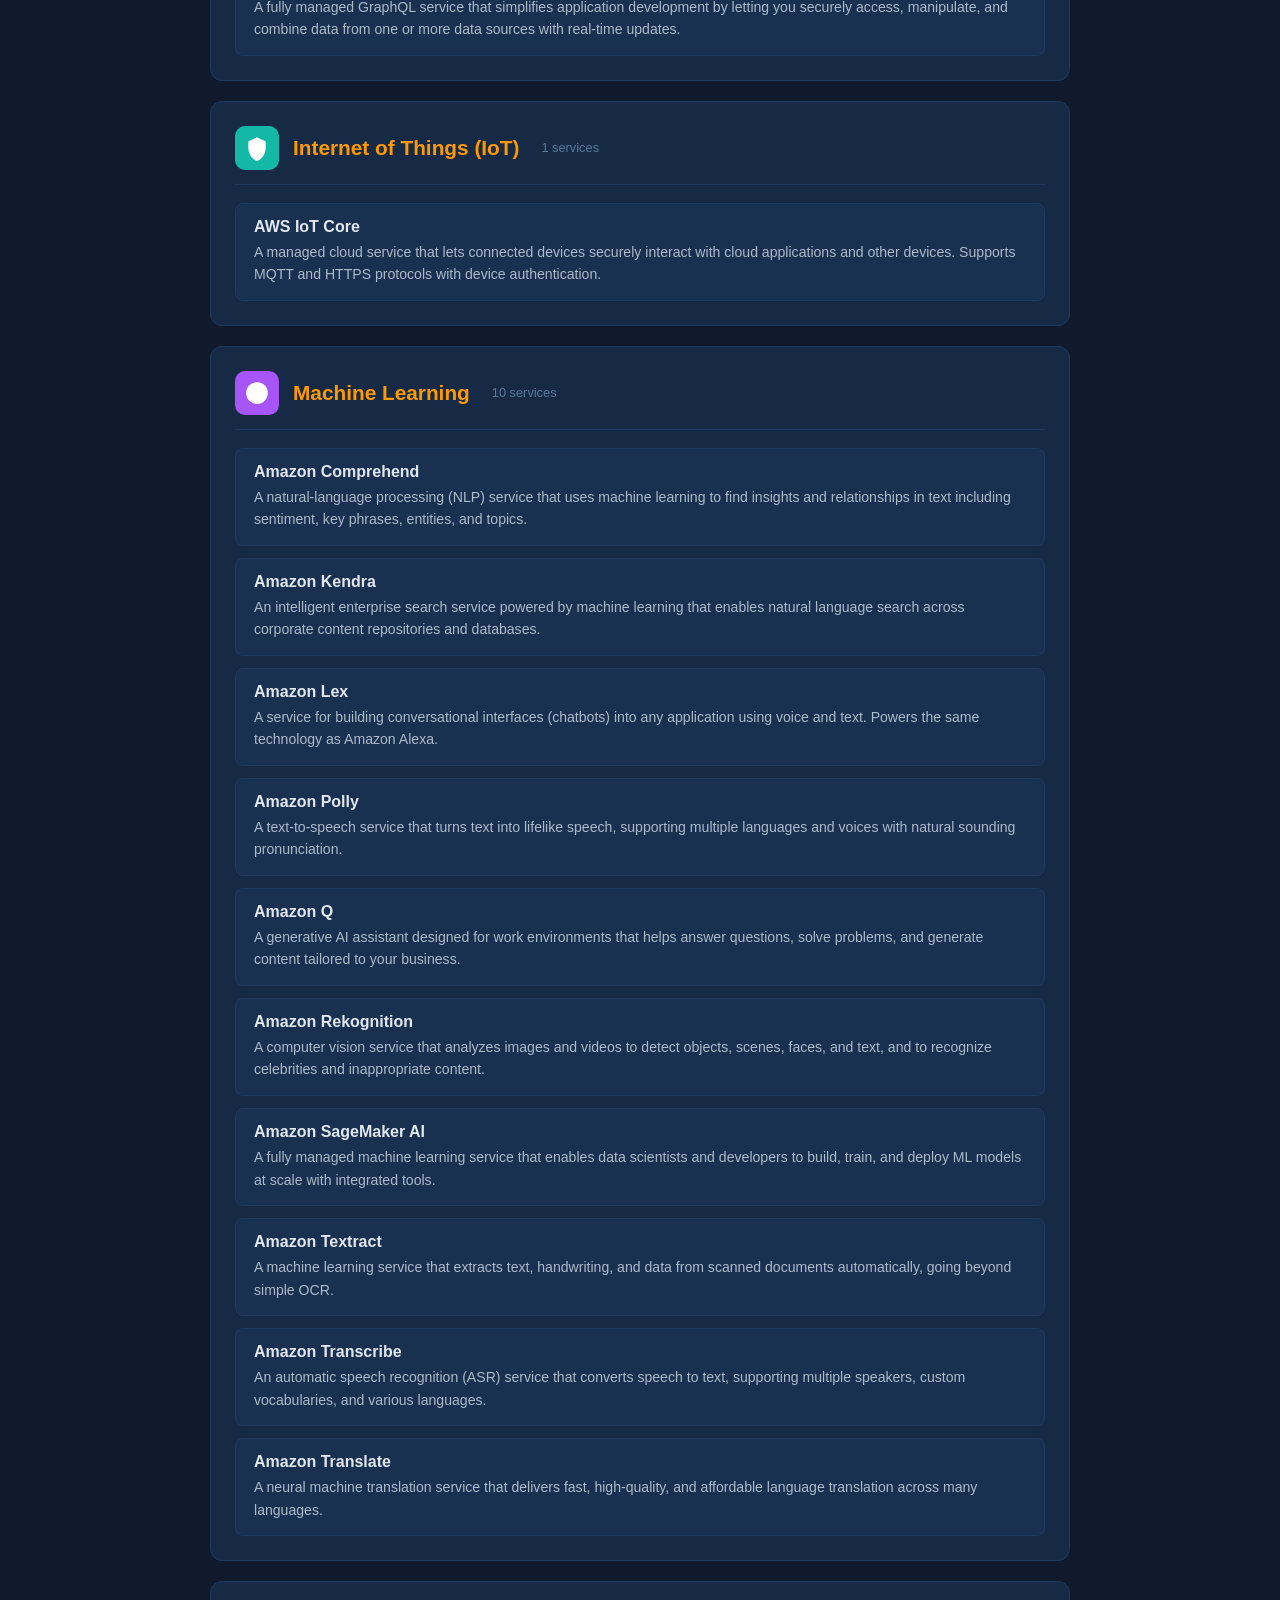
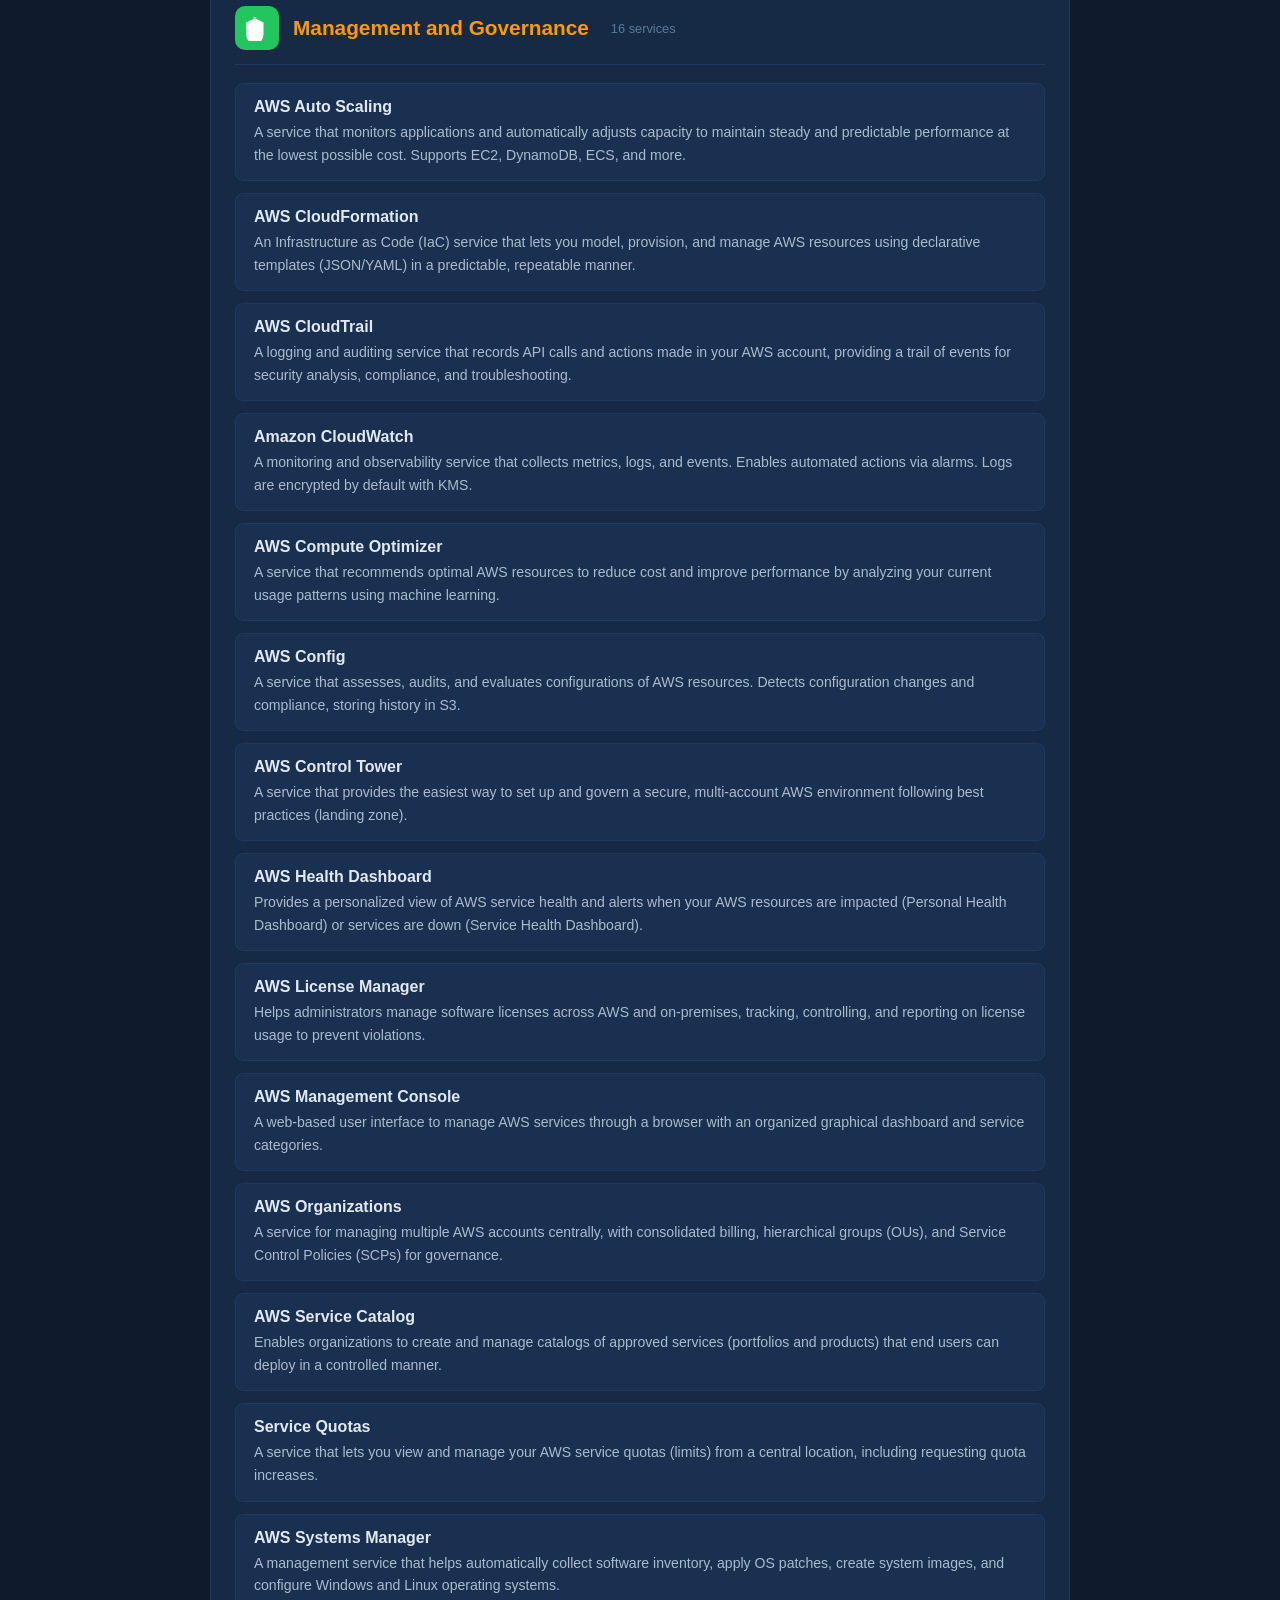
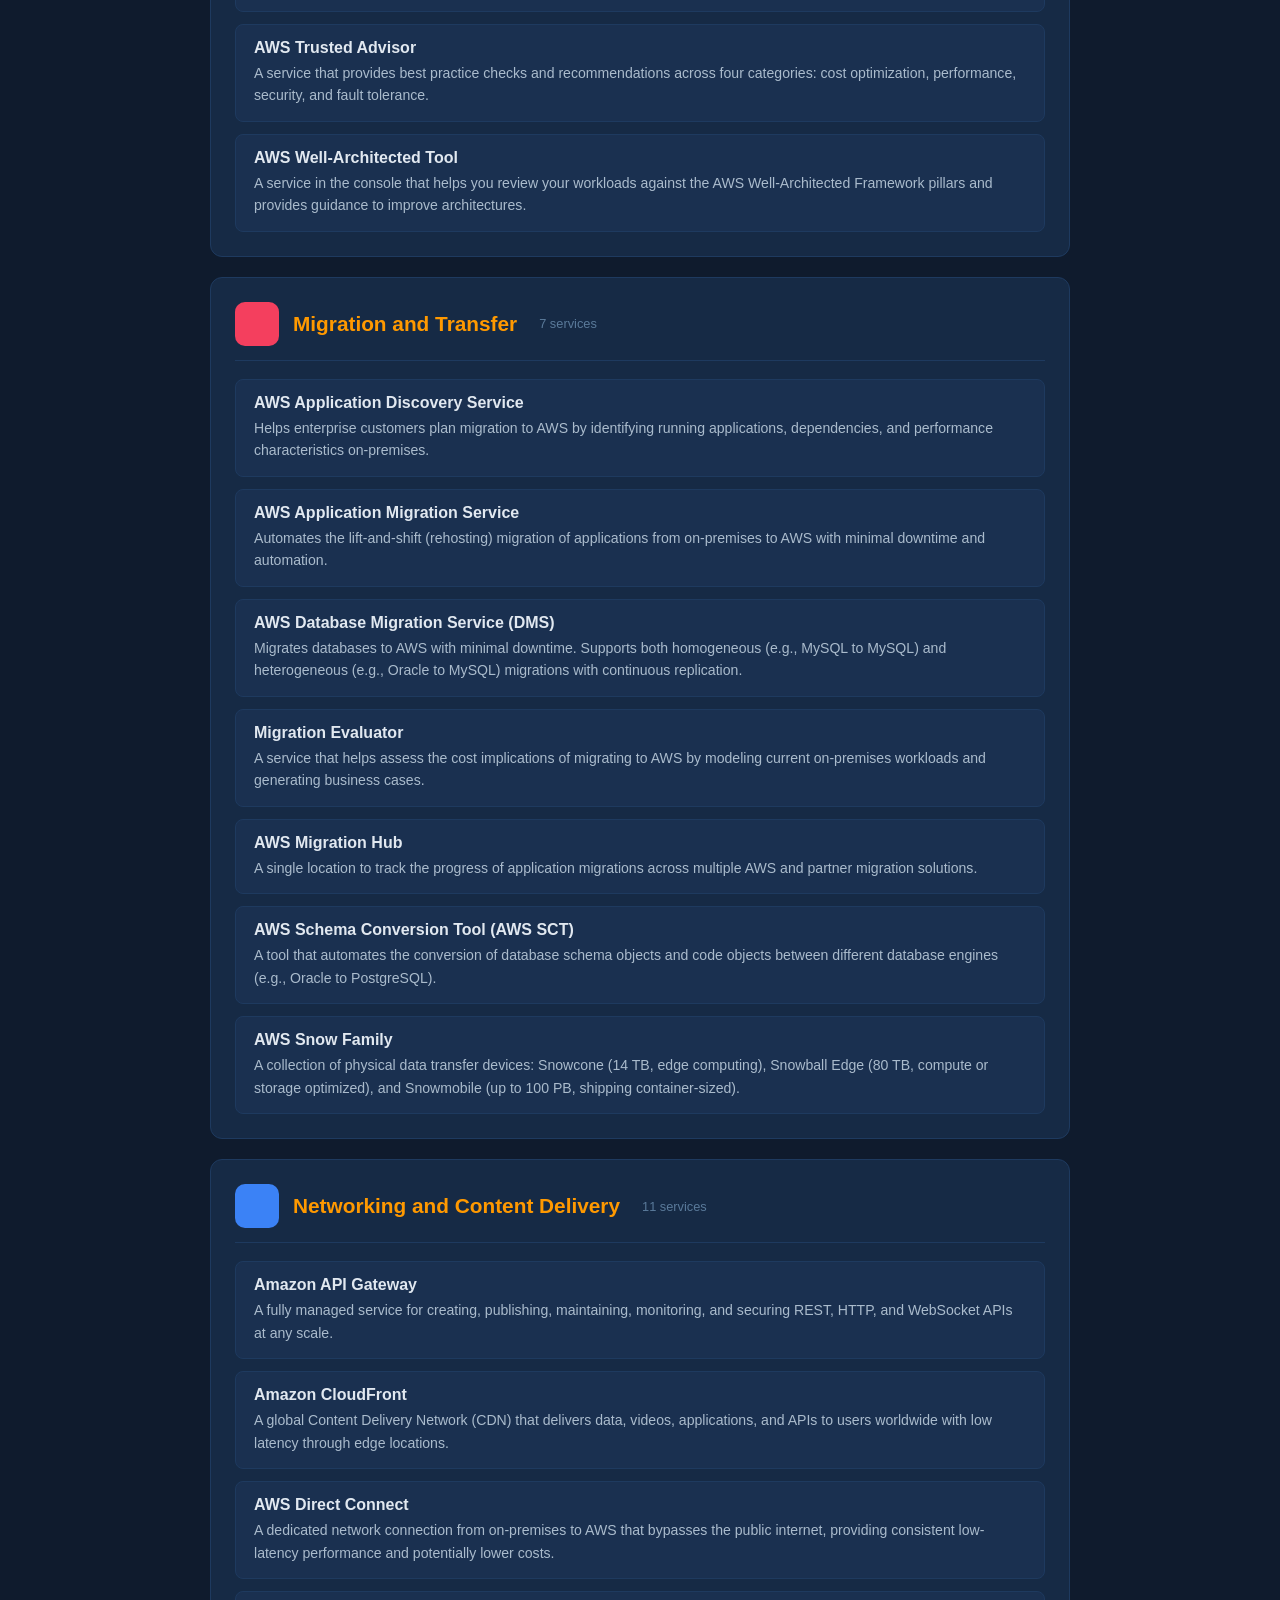
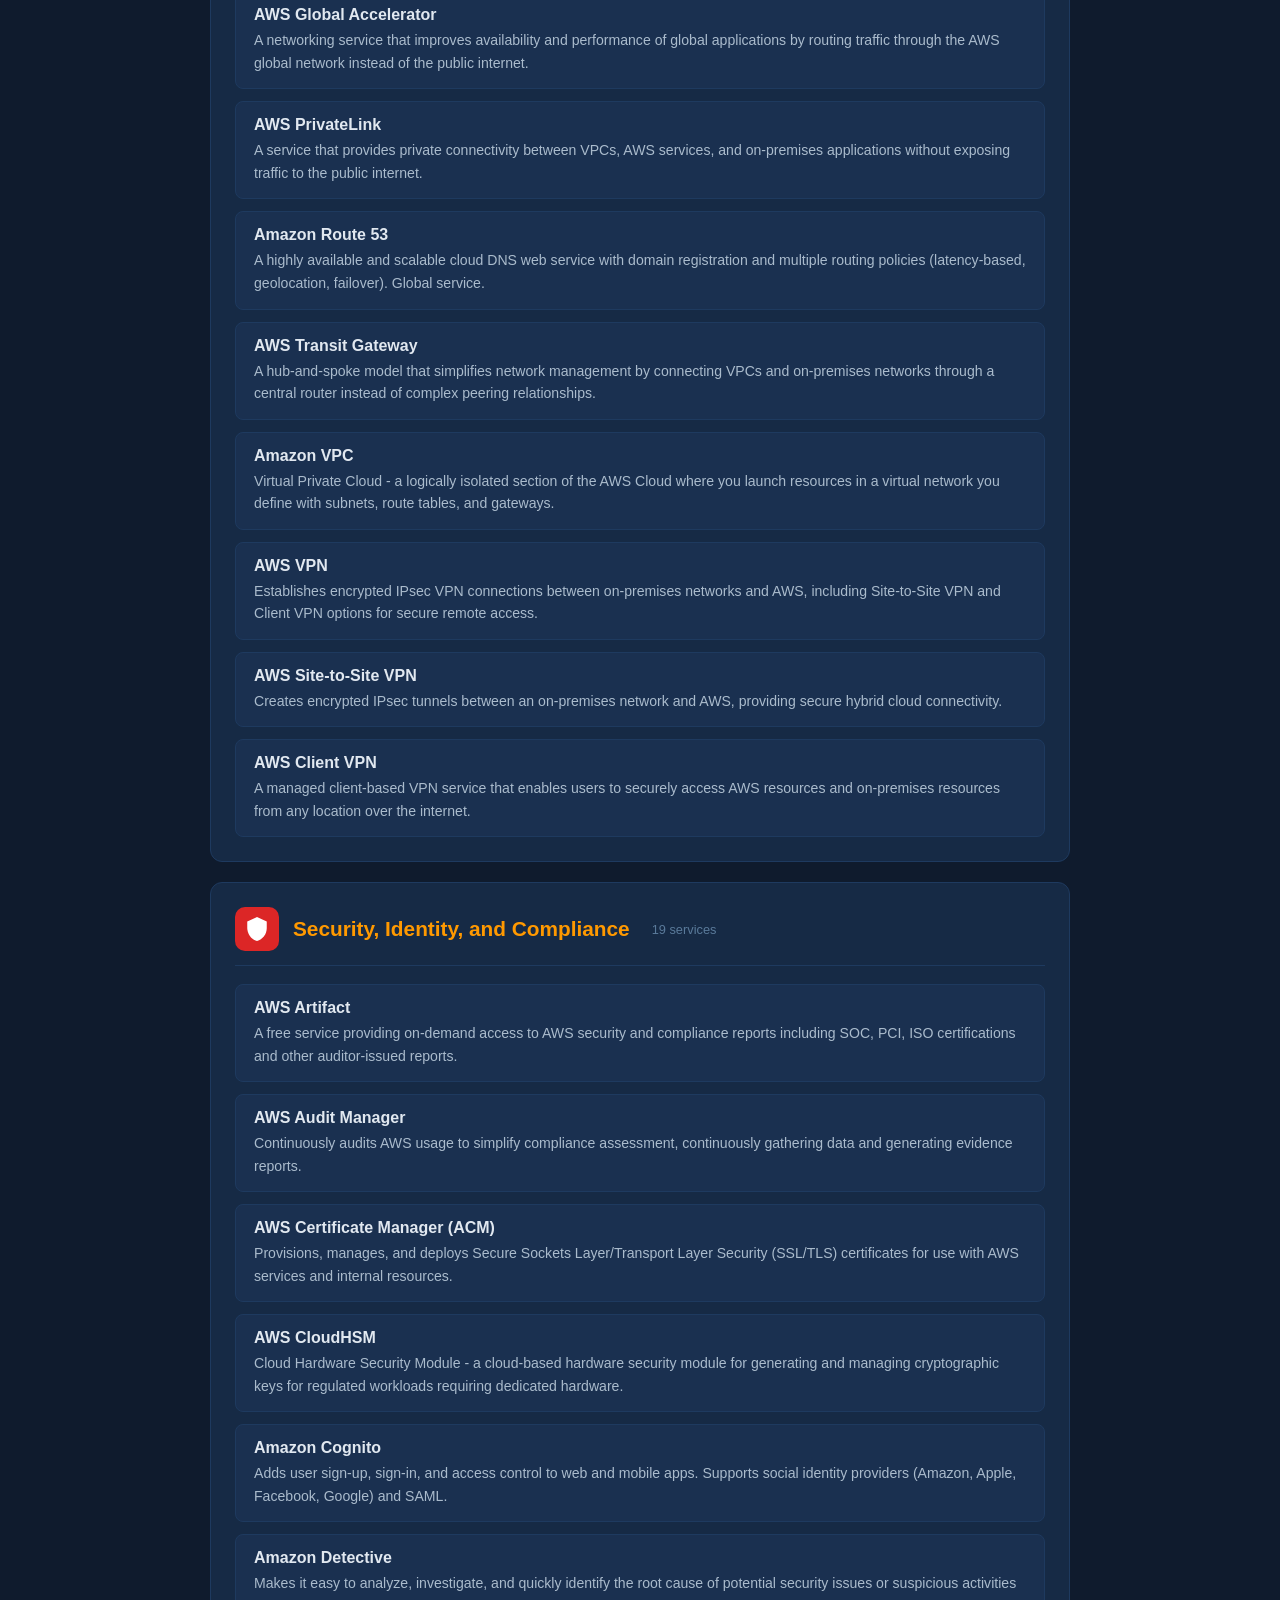
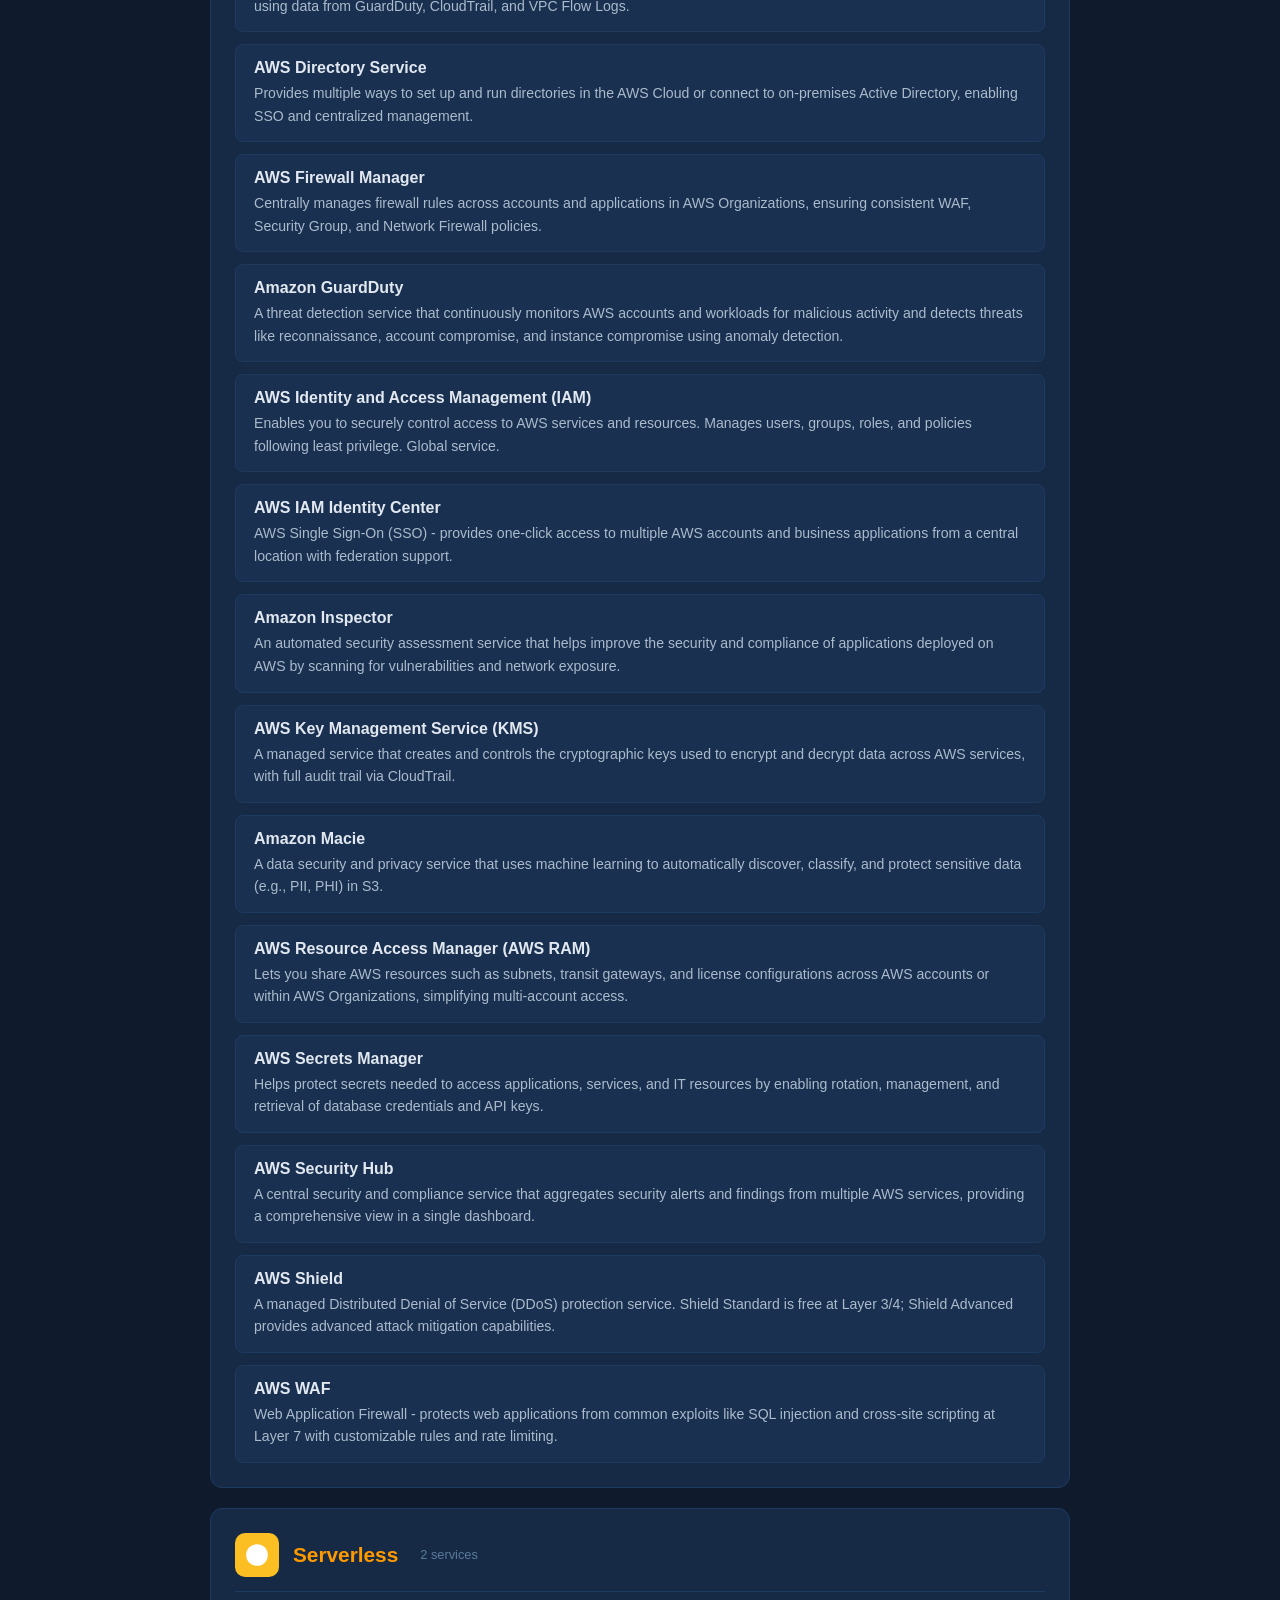
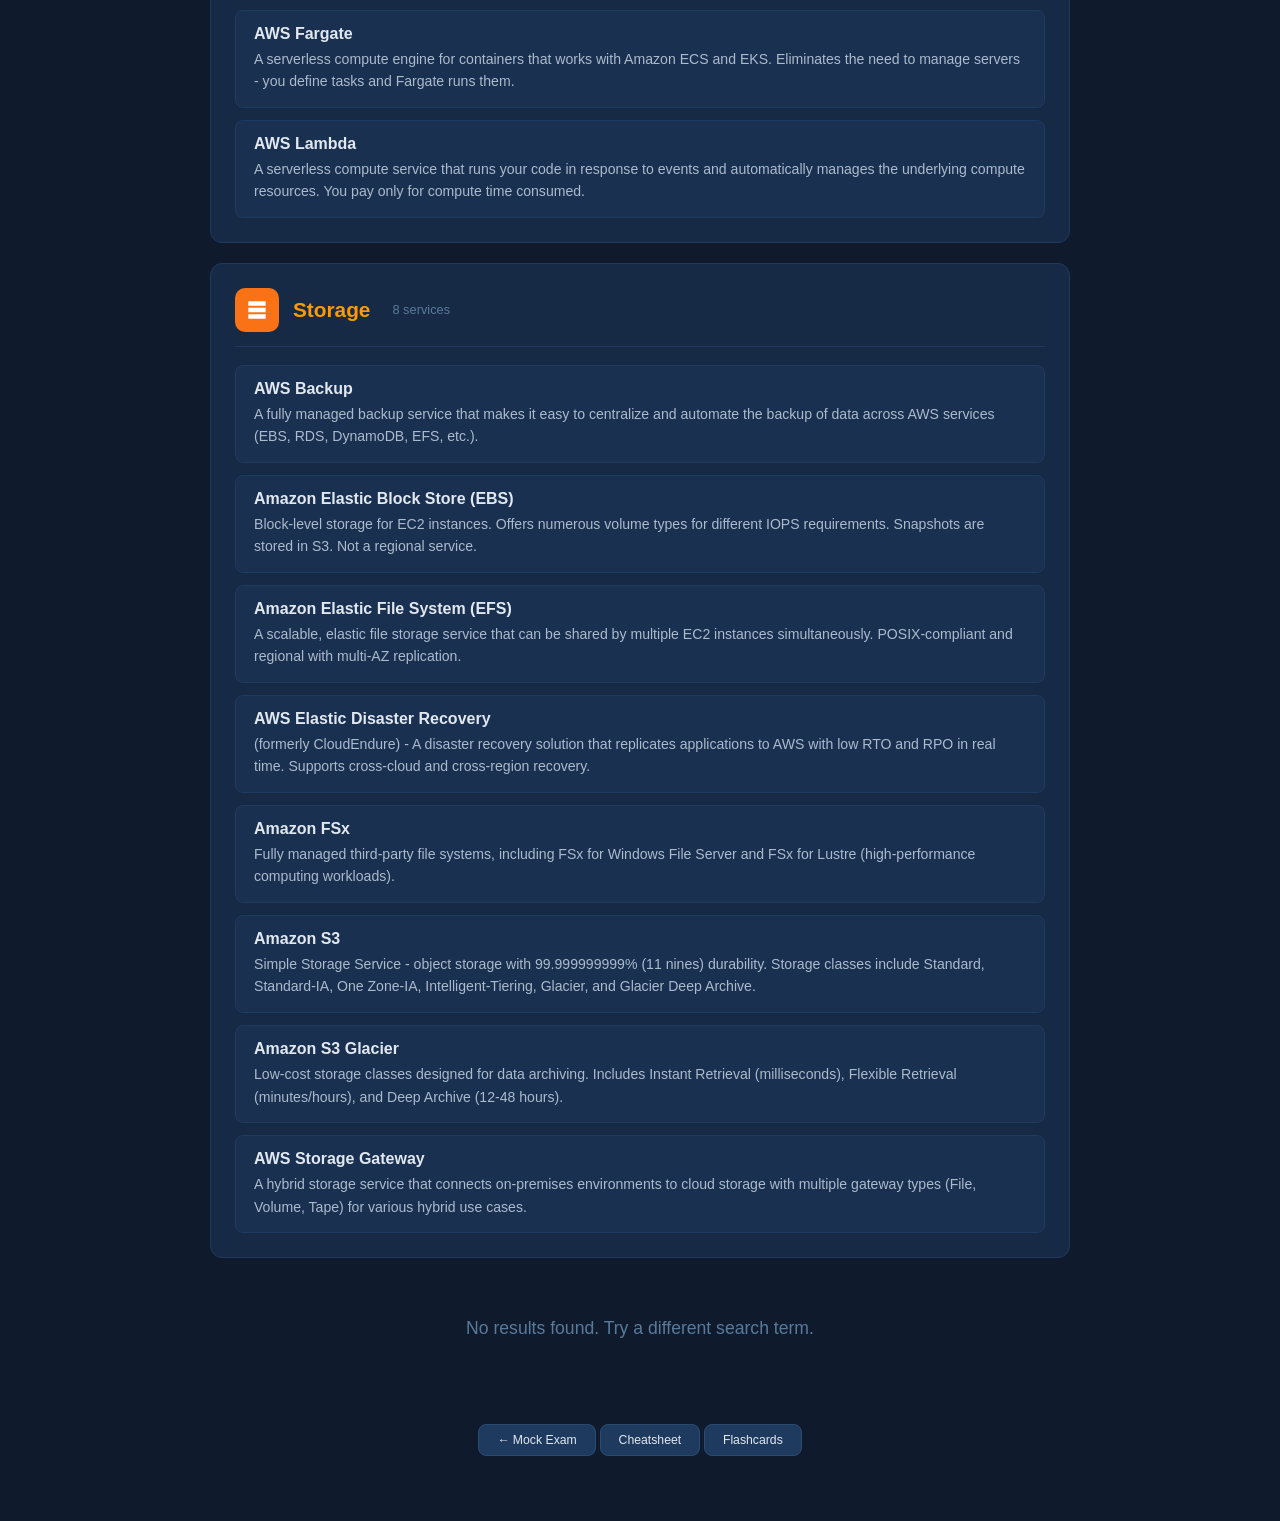
<file: aws-ccp-mockup/glossary.html>
<!DOCTYPE html>
<html lang="en">
<head>
<meta charset="UTF-8">
<meta name="viewport" content="width=device-width, initial-scale=1.0">
<title>AWS CCP Glossary - CLF-C02</title>
<style>
*{margin:0;padding:0;box-sizing:border-box}
body{font-family:-apple-system,BlinkMacSystemFont,'Segoe UI',Roboto,sans-serif;background:#0f1b2d;color:#e1e8f0;min-height:100vh}
.container{max-width:900px;margin:0 auto;padding:20px}
header{text-align:center;padding:30px 0;border-bottom:2px solid #ff9900}
header h1{color:#ff9900;font-size:2em;margin-bottom:8px}
header p{color:#8899aa;font-size:0.95em}
.back-link{display:inline-block;margin:15px 0;padding:8px 18px;background:#1e3a5f;color:#e1e8f0;border:1px solid #2a4a6f;border-radius:8px;text-decoration:none;font-size:0.9em;transition:all 0.2s}
.back-link:hover{background:#2a4a6f;border-color:#ff9900}
.search-bar{margin:25px 0}
.search-bar input{width:100%;padding:14px 18px;background:#162a45;border:2px solid #1e3a5f;border-radius:8px;color:#e1e8f0;font-size:1em;outline:none;transition:border-color 0.2s}
.search-bar input:focus{border-color:#ff9900}
.search-bar input::placeholder{color:#5a7a9a}
.summary{display:flex;flex-wrap:wrap;gap:8px;justify-content:center;margin:20px 0;padding:15px;background:#162a45;border-radius:8px;border:1px solid #1e3a5f}
.summary a{padding:6px 14px;background:#1e3a5f;color:#aabbcc;border-radius:20px;text-decoration:none;font-size:0.8em;transition:all 0.2s}
.summary a:hover{background:#ff9900;color:#0f1b2d}
.category-card{background:#162a45;border:1px solid #1e3a5f;border-radius:12px;padding:24px;margin:20px 0;scroll-margin-top:20px}
.category-card.hidden{display:none}
.category-header{display:flex;align-items:center;gap:14px;margin-bottom:18px;padding-bottom:14px;border-bottom:1px solid #1e3a5f}
.category-icon{width:44px;height:44px;border-radius:10px;display:flex;align-items:center;justify-content:center;flex-shrink:0}
.category-icon svg{width:26px;height:26px;fill:#fff}
.category-title{font-size:1.3em;font-weight:700;color:#ff9900}
.category-count{font-size:0.8em;color:#5a7a9a;margin-left:8px;white-space:nowrap}
.services-list{display:flex;flex-direction:column;gap:12px}
.service-item{padding:14px 18px;background:#1a3050;border:1px solid #1e3a5f;border-radius:8px;transition:border-color 0.2s}
.service-item:hover{border-color:#2a4a6f}
.service-name{font-size:1em;font-weight:600;color:#e1e8f0;margin-bottom:5px}
.service-desc{font-size:0.88em;line-height:1.6;color:#aabbcc}
.service-item.hidden{display:none}
.no-results{text-align:center;padding:40px 20px;color:#5a7a9a;font-size:1.1em}
footer{text-align:center;padding:30px 0;color:#5a7a9a;font-size:0.85em}
@media(max-width:600px){
  .container{padding:10px}
  header h1{font-size:1.5em}
  .category-card{padding:16px}
  .category-title{font-size:1.1em}
  .summary{gap:5px}
  .summary a{padding:4px 10px;font-size:0.72em}
}
@media(max-width:360px){
  header h1{font-size:1.3em}
  .category-card{padding:14px}
  .service-item{padding:12px 14px}
}
</style>
</head>
<body>
<div class="container">
<header>
<h1>AWS CCP Service Glossary</h1>
<p>CLF-C02 In-Scope AWS Services &mdash; Organized by Category</p>
<a href="index.html" class="back-link">&larr; Back to Mock Exam</a>
</header>
<div class="search-bar">
<input type="text" id="searchInput" placeholder="Search services or categories..." onkeyup="filterContent()">
</div>
<div class="summary" id="summary"></div>
<div id="glossary-container"></div>
<div id="no-results" class="no-results hidden">No results found. Try a different search term.</div>
<footer>
  <a href="index.html" class="back-link">&larr; Mock Exam</a>
  <a href="cheatsheet.html" class="back-link">Cheatsheet</a>
  <a href="flashcards.html" class="back-link">Flashcards</a>
</footer>
</div>
<script src="glossary.js"></script>
<script>
const container = document.getElementById('glossary-container');
const summary = document.getElementById('summary');

// Render summary links
let summaryHtml = '';
let totalServices = 0;
GLOSSARY.forEach((cat, idx) => {
  totalServices += cat.services.length;
  const safeId = 'cat-' + idx;
  summaryHtml += `<a href="#${safeId}" onclick="scrollToCategory('${safeId}')">${cat.category} (${cat.services.length})</a>`;
});
summary.innerHTML = `<span style="color:#ff9900;font-weight:600;font-size:0.85em;align-self:center;margin-right:8px">${totalServices} services:</span>` + summaryHtml;

// Render categories
let html = '';
GLOSSARY.forEach((cat, idx) => {
  const safeId = 'cat-' + idx;
  let servicesHtml = cat.services.map(s => `
    <div class="service-item">
      <div class="service-name">${s.name}</div>
      <div class="service-desc">${s.desc}</div>
    </div>
  `).join('');
  html += `
    <div class="category-card" id="${safeId}" data-category="${cat.category.toLowerCase()}">
      <div class="category-header">
        <div class="category-icon" style="background:${cat.color}">
          <svg viewBox="0 0 24 24"><path d="${cat.icon}"/></svg>
        </div>
        <span class="category-title">${cat.category}</span>
        <span class="category-count">${cat.services.length} services</span>
      </div>
      <div class="services-list">${servicesHtml}</div>
    </div>
  `;
});
container.innerHTML = html;

function scrollToCategory(id) {
  document.getElementById(id).scrollIntoView({behavior:'smooth'});
}

function filterContent() {
  const query = document.getElementById('searchInput').value.toLowerCase().trim();
  const cards = document.querySelectorAll('.category-card');
  const serviceItems = document.querySelectorAll('.service-item');
  const noResults = document.getElementById('no-results');
  let visibleCards = 0;

  cards.forEach(card => {
    const categoryName = card.dataset.category;
    let hasVisibleService = false;

    card.querySelectorAll('.service-item').forEach(item => {
      const text = (item.querySelector('.service-name').textContent + ' ' + item.querySelector('.service-desc').textContent).toLowerCase();
      const matches = !query || text.includes(query) || categoryName.includes(query);
      item.classList.toggle('hidden', !matches);
      if (matches) hasVisibleService = true;
    });

    card.classList.toggle('hidden', !hasVisibleService);
    if (hasVisibleService) visibleCards++;
  });

  noResults.classList.toggle('hidden', visibleCards > 0);
}
</script>
</body>
</html>
</file>
